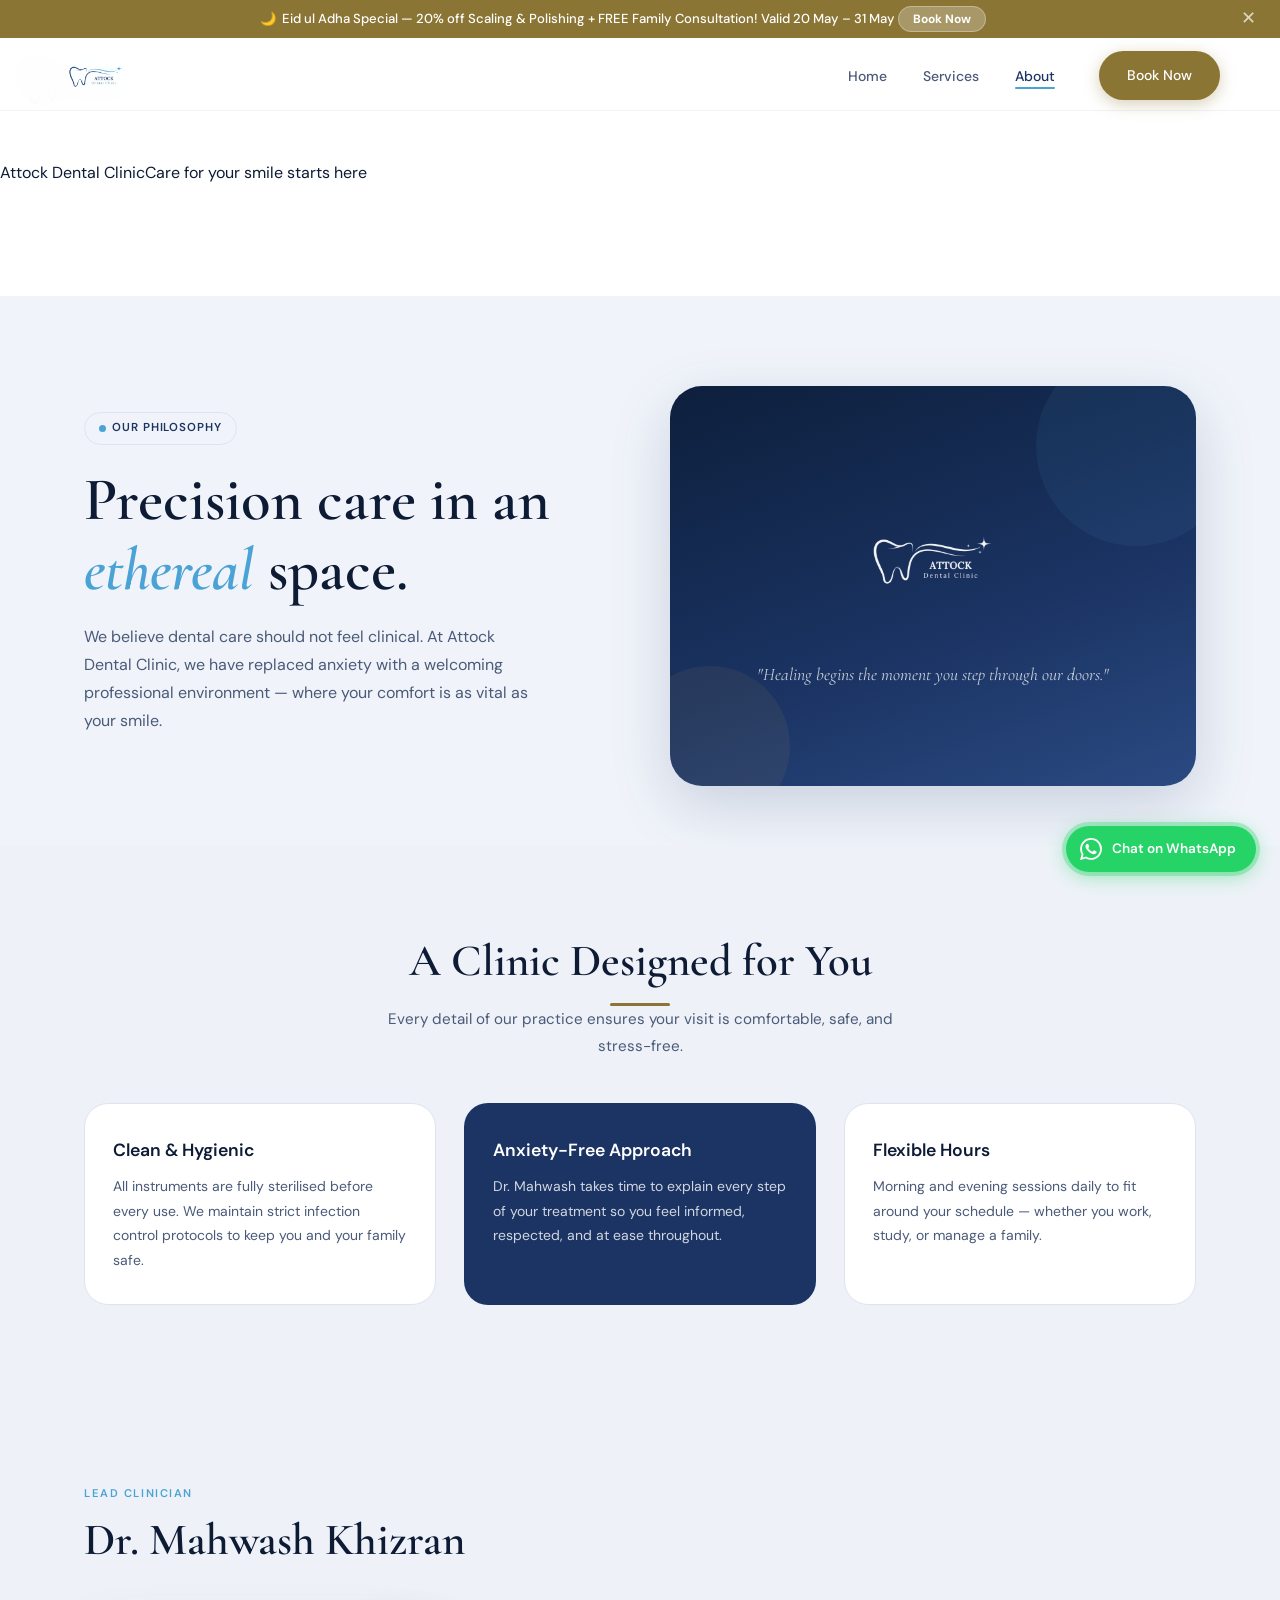
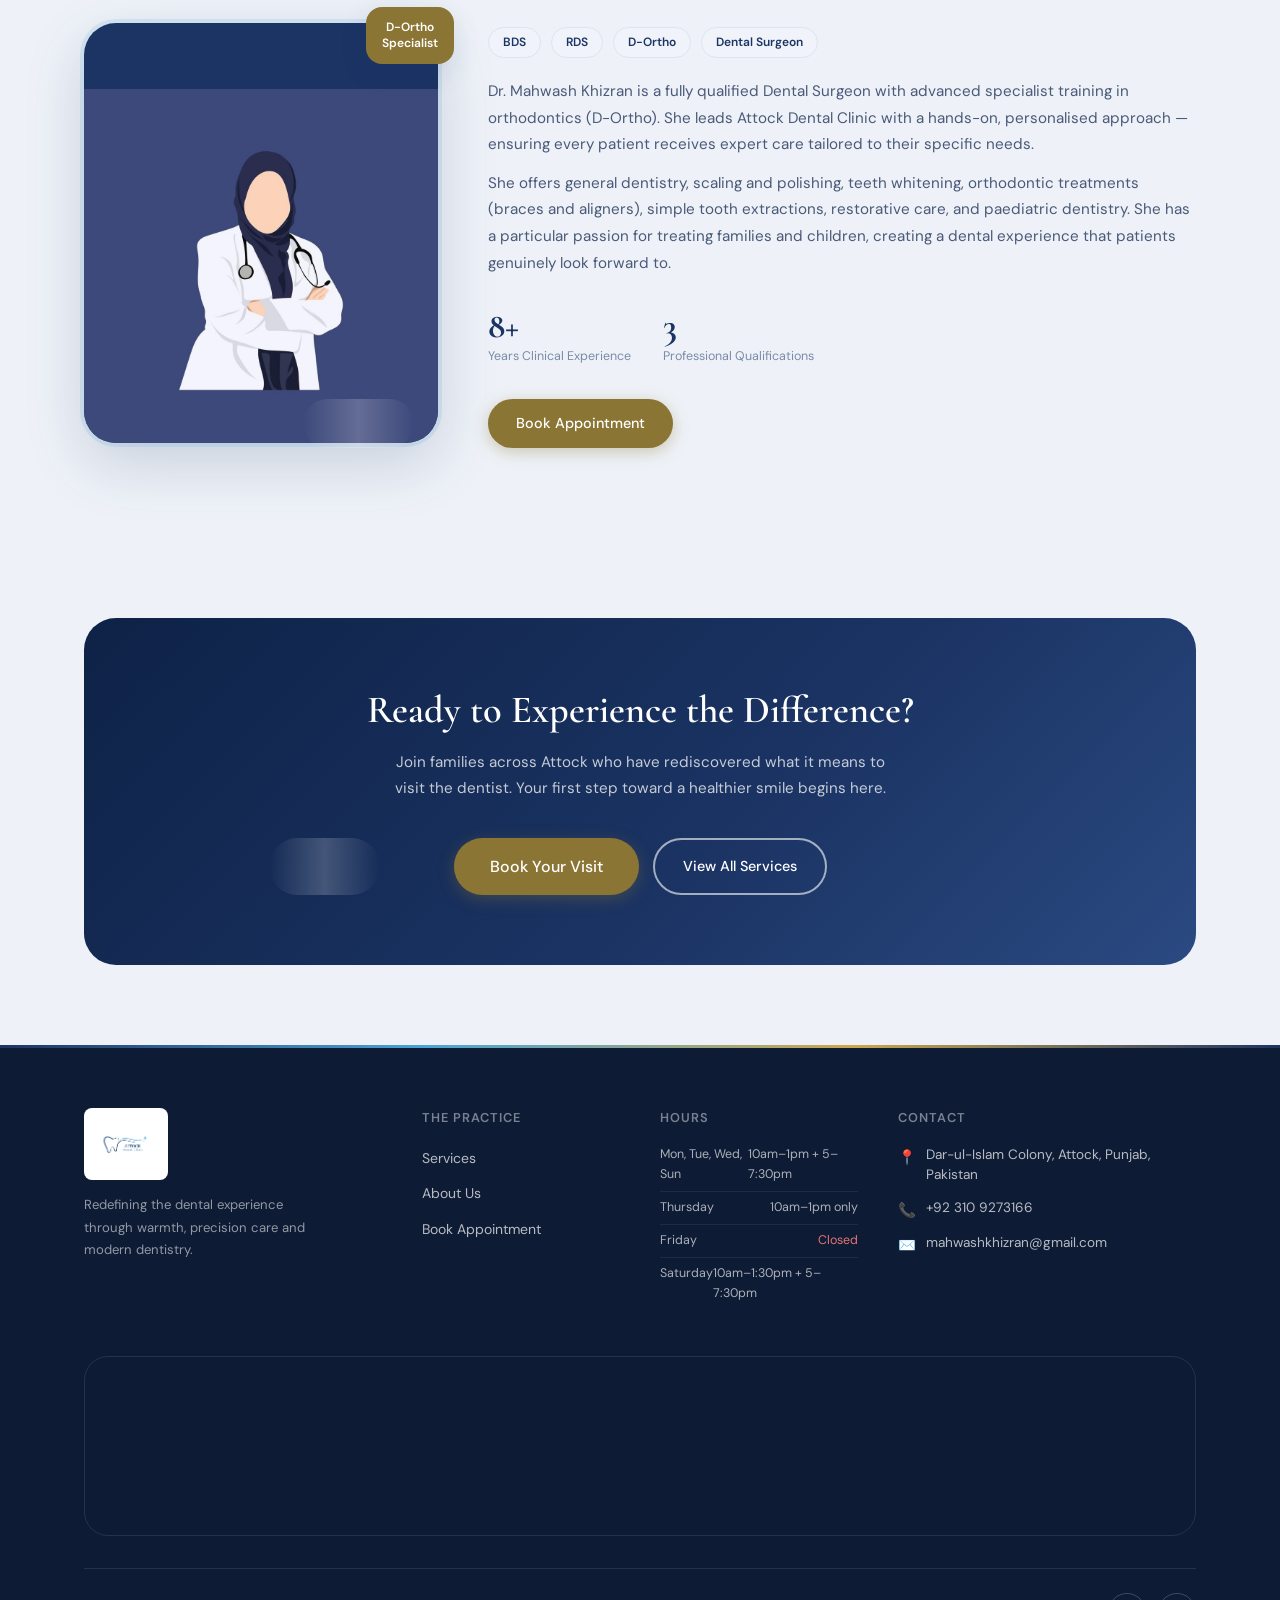
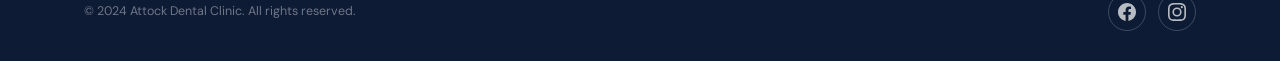
<file: about.html>
<!DOCTYPE html>
<html lang="en">
<head>
  <meta charset="UTF-8"/>
  <meta name="viewport" content="width=device-width, initial-scale=1.0"/>
  <title>About — Attock Dental Clinic</title>
  <meta name="description" content="About Attock Dental Clinic and Dr. Mahwash Khizran — BDS, RDS, D-Ortho Dental Surgeon based in Attock."/>
  <link rel="icon" type="image/png" href="logo.png"/>
  <link rel="stylesheet" href="style.css"/>
</head>
<body>
<div id="page-loader"><div class="loader-tooth-wrap" style="width:160px;height:auto;"><img src="logo.png" alt="Attock Dental Clinic" style="width:100%;height:auto;object-fit:contain;animation:logoPulse 1.8s ease-in-out infinite;" /></div><div class="loader-brand"><span class="loader-brand-name">Attock Dental Clinic</span><span class="loader-brand-sub">Care for your smile starts here</span></div><div class="loader-bar"><div class="loader-progress"></div></div></div>
<nav class="navbar">
  <div class="navbar-inner">
    <a href="index.html" class="navbar-logo"><img src="logo.png" alt="Attock Dental Clinic"/></a>
    <ul class="nav-links">
      <li><a href="index.html">Home</a></li>
      <li><a href="services.html">Services</a></li>
      <li><a href="about.html">About</a></li>
      <li><a href="book.html" class="btn btn-primary nav-cta" style="color:#fff!important;">Book Now</a></li>
    </ul>
    <button class="hamburger" aria-label="Menu"><span></span><span></span><span></span></button>
  </div>
</nav>
<div class="mobile-menu">
  <a href="index.html">Home</a>
  <a href="services.html">Services</a>
  <a href="about.html">About</a>
  <a href="book.html" class="btn btn-primary" style="color:#fff!important;">Book Appointment</a>
</div>

<div class="page-wrapper">

  <section class="hero-page" style="padding:90px 0 60px;">
    <div class="hero-page-bg"></div>
    <div class="container">
      <div class="grid-2" style="gap:60px; align-items:center; position:relative; z-index:1;">
        <div>
          <div class="badge"><span class="badge-dot"></span>Our Philosophy</div>
          <h1>Precision care in an <em class="italic-accent">ethereal</em> space.</h1>
          <p style="margin:18px 0 24px; font-size:1rem; max-width:460px;">We believe dental care should not feel clinical. At Attock Dental Clinic, we have replaced anxiety with a welcoming professional environment — where your comfort is as vital as your smile.</p>
        </div>
        <div>
          <div style="border-radius:var(--r-xl); height:400px; box-shadow:var(--shadow-lg); background:linear-gradient(160deg,#0D1F3C 0%,#1B3464 60%,#2B4A82 100%); display:flex; flex-direction:column; align-items:center; justify-content:center; gap:20px; position:relative; overflow:hidden;">
            <div style="position:absolute;top:-40px;right:-40px;width:200px;height:200px;border-radius:50%;background:rgba(75,163,213,0.08);"></div>
            <div style="position:absolute;bottom:-40px;left:-40px;width:160px;height:160px;border-radius:50%;background:rgba(201,168,76,0.08);"></div>
            <img src="logo.png" alt="Attock Dental Clinic" style="width:160px;height:auto;filter:brightness(0) invert(1);opacity:0.95;position:relative;z-index:1;" />
            <div style="text-align:center;position:relative;z-index:1;padding:0 24px;">
              <p style="font-family:'Cormorant Garamond',serif;font-size:1.1rem;font-style:italic;color:rgba(255,255,255,0.75);margin:0;">"Healing begins the moment you step through our doors."</p>
            </div>
          </div>
        </div>
      </div>
    </div>
  </section>

  <!-- COMFORT -->
  <section class="section" style="background:var(--bg-section);">
    <div class="container">
      <div class="section-header reveal">
        <h2>A Clinic Designed for You</h2>
        <div class="divider-line"></div>
        <p class="section-subtitle">Every detail of our practice ensures your visit is comfortable, safe, and stress-free.</p>
      </div>
      <div class="grid-3" style="margin-top:44px;">
        <div class="card reveal">
          <div class="card-title">Clean & Hygienic</div>
          <p style="font-size:0.875rem; color:var(--text-mid);">All instruments are fully sterilised before every use. We maintain strict infection control protocols to keep you and your family safe.</p>
        </div>
        <div class="card card-navy reveal" style="transition-delay:0.1s;">
          <div class="card-title">Anxiety-Free Approach</div>
          <p style="font-size:0.875rem; color:rgba(255,255,255,0.8);">Dr. Mahwash takes time to explain every step of your treatment so you feel informed, respected, and at ease throughout.</p>
        </div>
        <div class="card reveal" style="transition-delay:0.2s;">
          <div class="card-title">Flexible Hours</div>
          <p style="font-size:0.875rem; color:var(--text-mid);">Morning and evening sessions daily to fit around your schedule — whether you work, study, or manage a family.</p>
        </div>
      </div>
    </div>
  </section>

  <!-- DOCTOR -->
  <section class="section doctor-section">
    <div class="container">
      <div style="margin-bottom:8px;">
        <span class="section-label">Lead Clinician</span>
        <h2>Dr. Mahwash Khizran</h2>
      </div>
      <div class="doctor-grid">
        <div class="doctor-photo-wrap reveal">
          <div class="doctor-photo">
            <img src="profile.jpg" alt="Dr. Mahwash Khizran"/>
          </div>
          <div class="doctor-award-badge">D-Ortho<br/>Specialist</div>
        </div>
        <div class="reveal" style="transition-delay:0.15s;">
          <div class="doctor-degrees">
            <span class="degree-tag">BDS</span>
            <span class="degree-tag">RDS</span>
            <span class="degree-tag">D-Ortho</span>
            <span class="degree-tag">Dental Surgeon</span>
          </div>
          <p>Dr. Mahwash Khizran is a fully qualified Dental Surgeon with advanced specialist training in orthodontics (D-Ortho). She leads Attock Dental Clinic with a hands-on, personalised approach — ensuring every patient receives expert care tailored to their specific needs.</p>
          <p style="margin-top:12px;">She offers general dentistry, scaling and polishing, teeth whitening, orthodontic treatments (braces and aligners), simple tooth extractions, restorative care, and paediatric dentistry. She has a particular passion for treating families and children, creating a dental experience that patients genuinely look forward to.</p>
          <div class="doctor-stats" style="margin-top:32px;">
            <div class="stat-item"><div class="stat-num">8+</div><div class="stat-label">Years Clinical Experience</div></div>
            <div class="stat-item"><div class="stat-num">3</div><div class="stat-label">Professional Qualifications</div></div>
          </div>
          <div style="margin-top:32px;">
            <a href="book.html" class="btn btn-primary" style="color:#fff!important;">Book Appointment</a>
          </div>
        </div>
      </div>
    </div>
  </section>

  <!-- CTA -->
  <section class="cta-section">
    <div class="container">
      <div class="cta-banner reveal">
        <div class="cta-inner">
          <h2>Ready to Experience the Difference?</h2>
          <p>Join families across Attock who have rediscovered what it means to visit the dentist. Your first step toward a healthier smile begins here.</p>
          <div class="cta-btns">
            <a href="book.html" class="btn btn-primary btn-lg" style="color:#fff!important;">Book Your Visit</a>
            <a href="services.html" class="btn btn-outline-white" style="color:#fff!important;">View All Services</a>
          </div>
        </div>
      </div>
    </div>
  </section>

  <footer class="footer">
    <div class="container">
      <div class="footer-grid">
        <div class="footer-brand">
          <img src="logo.png" alt="Attock Dental Clinic"/>
          <p>Redefining the dental experience through warmth, precision care and modern dentistry.</p>
        </div>
        <div class="footer-col">
          <h5>The Practice</h5>
          <ul><li><a href="services.html">Services</a></li><li><a href="about.html">About Us</a></li><li><a href="book.html">Book Appointment</a></li></ul>
        </div>
        <div class="footer-col">
          <h5>Hours</h5>
          <div class="footer-hours-row"><span>Mon, Tue, Wed, Sun</span><span>10am–1pm + 5–7:30pm</span></div>
          <div class="footer-hours-row"><span>Thursday</span><span>10am–1pm only</span></div>
          <div class="footer-hours-row closed"><span>Friday</span><span>Closed</span></div>
          <div class="footer-hours-row"><span>Saturday</span><span>10am–1:30pm + 5–7:30pm</span></div>
        </div>
        <div class="footer-col">
          <h5>Contact</h5>
          <div class="footer-contact-item"><span class="icon">📍</span><span>Dar-ul-Islam Colony, Attock, Punjab, Pakistan</span></div>
          <div class="footer-contact-item"><span class="icon">📞</span><span><a href="tel:+923109273166" style="color:inherit;">+92 310 9273166</a></span></div>
          <div class="footer-contact-item"><span class="icon">✉️</span><span><a href="mailto:mahwashkhizran@gmail.com" style="color:inherit;">mahwashkhizran@gmail.com</a></span></div>
        </div>
      </div>
      <div class="footer-map"><iframe src="https://maps.google.com/maps?q=Attock+Dental+Clinic+Dar-ul-Islam+Colony+Attock+Pakistan&t=&z=15&ie=UTF8&iwloc=&output=embed" loading="lazy" allowfullscreen title="Attock Dental Clinic"></iframe></div>
      <div class="footer-bottom">
        <span class="footer-copyright">© 2024 Attock Dental Clinic. All rights reserved.</span>
        <div class="footer-social">
          <a href="#" aria-label="Facebook"><svg viewBox="0 0 24 24"><path d="M24 12.073c0-6.627-5.373-12-12-12s-12 5.373-12 12c0 5.99 4.388 10.954 10.125 11.854v-8.385H7.078v-3.47h3.047V9.43c0-3.007 1.792-4.669 4.533-4.669 1.312 0 2.686.235 2.686.235v2.953H15.83c-1.491 0-1.956.925-1.956 1.874v2.25h3.328l-.532 3.47h-2.796v8.385C19.612 23.027 24 18.062 24 12.073z"/></svg></a>
          <a href="#" aria-label="Instagram"><svg viewBox="0 0 24 24"><path d="M12 2.163c3.204 0 3.584.012 4.85.07 3.252.148 4.771 1.691 4.919 4.919.058 1.265.069 1.645.069 4.849 0 3.205-.012 3.584-.069 4.849-.149 3.225-1.664 4.771-4.919 4.919-1.266.058-1.644.07-4.85.07-3.204 0-3.584-.012-4.849-.07-3.26-.149-4.771-1.699-4.919-4.92-.058-1.265-.07-1.644-.07-4.849 0-3.204.013-3.583.07-4.849.149-3.227 1.664-4.771 4.919-4.919 1.266-.057 1.645-.069 4.849-.069zM12 0C8.741 0 8.333.014 7.053.072 2.695.272.273 2.69.073 7.052.014 8.333 0 8.741 0 12c0 3.259.014 3.668.072 4.948.2 4.358 2.618 6.78 6.98 6.98C8.333 23.986 8.741 24 12 24c3.259 0 3.668-.014 4.948-.072 4.354-.2 6.782-2.618 6.979-6.98.059-1.28.073-1.689.073-4.948 0-3.259-.014-3.667-.072-4.947-.196-4.354-2.617-6.78-6.979-6.98C15.668.014 15.259 0 12 0zm0 5.838a6.162 6.162 0 100 12.324 6.162 6.162 0 000-12.324zM12 16a4 4 0 110-8 4 4 0 010 8zm6.406-11.845a1.44 1.44 0 100 2.881 1.44 1.44 0 000-2.881z"/></svg></a>
        </div>
      </div>
    </div>
  </footer>
</div>

<div class="floating-buttons">
  <a href="https://wa.me/923109273166?text=Hello%2C%20I%20would%20like%20to%20book%20an%20appointment." target="_blank" rel="noopener" class="whatsapp-btn">
    <svg viewBox="0 0 24 24"><path d="M17.472 14.382c-.297-.149-1.758-.867-2.03-.967-.273-.099-.471-.148-.67.15-.197.297-.767.966-.94 1.164-.173.199-.347.223-.644.075-.297-.15-1.255-.463-2.39-1.475-.883-.788-1.48-1.761-1.653-2.059-.173-.297-.018-.458.13-.606.134-.133.298-.347.446-.52.149-.174.198-.298.298-.497.099-.198.05-.371-.025-.52-.075-.149-.669-1.612-.916-2.207-.242-.579-.487-.5-.669-.51-.173-.008-.371-.01-.57-.01-.198 0-.52.074-.792.372-.272.297-1.04 1.016-1.04 2.479 0 1.462 1.065 2.875 1.213 3.074.149.198 2.096 3.2 5.077 4.487.709.306 1.262.489 1.694.625.712.227 1.36.195 1.871.118.571-.085 1.758-.719 2.006-1.413.248-.694.248-1.289.173-1.413-.074-.124-.272-.198-.57-.347m-5.421 7.403h-.004a9.87 9.87 0 01-5.031-1.378l-.361-.214-3.741.982.998-3.648-.235-.374a9.86 9.86 0 01-1.51-5.26c.001-5.45 4.436-9.884 9.888-9.884 2.64 0 5.122 1.03 6.988 2.898a9.825 9.825 0 012.893 6.994c-.003 5.45-4.437 9.884-9.885 9.884m8.413-18.297A11.815 11.815 0 0012.05 0C5.495 0 .16 5.335.157 11.892c0 2.096.547 4.142 1.588 5.945L.057 24l6.305-1.654a11.882 11.882 0 005.683 1.448h.005c6.554 0 11.89-5.335 11.893-11.893a11.821 11.821 0 00-3.48-8.413z"/></svg>
    <span class="whatsapp-label">Chat on WhatsApp</span>
  </a>
</div>

<script src="loader.js"></script>
<script src="content.js"></script>
<script src="dynamic.js"></script>
<script src="main.js"></script>
</body>
</html>
</file>
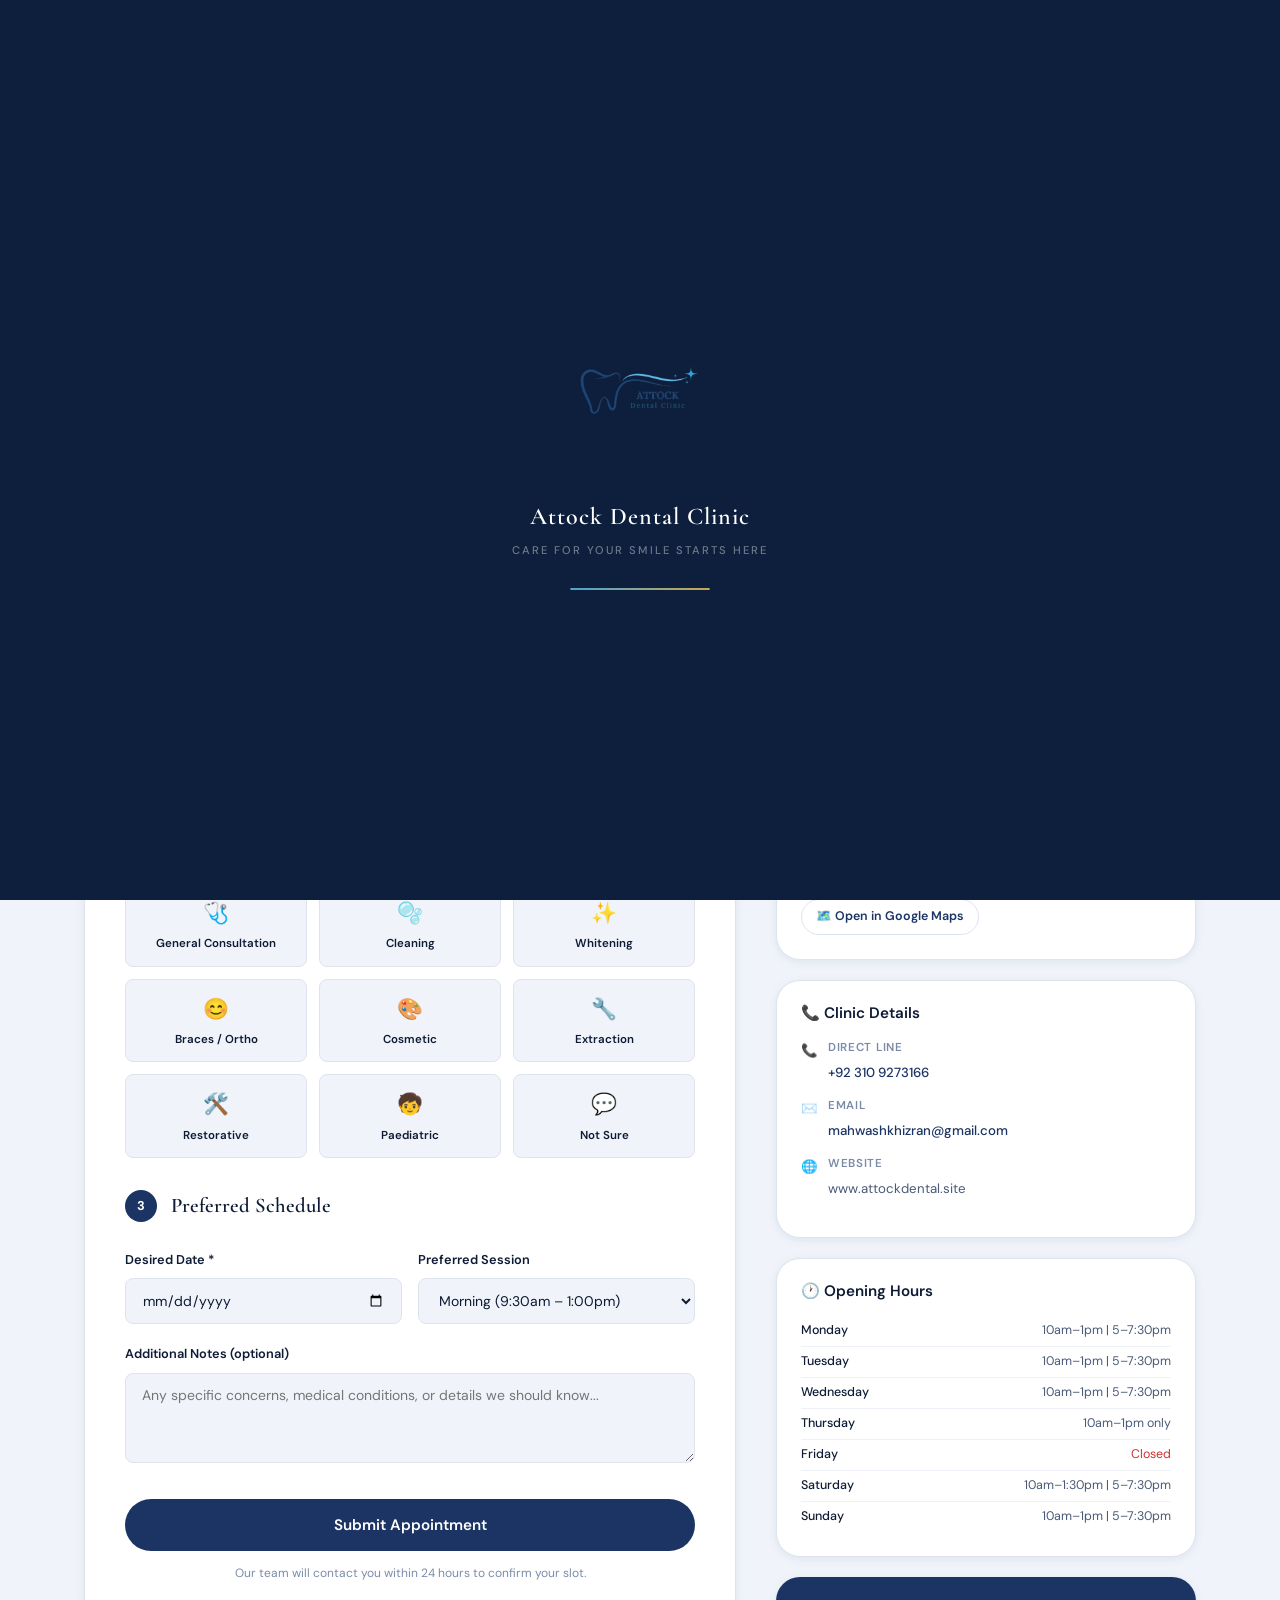
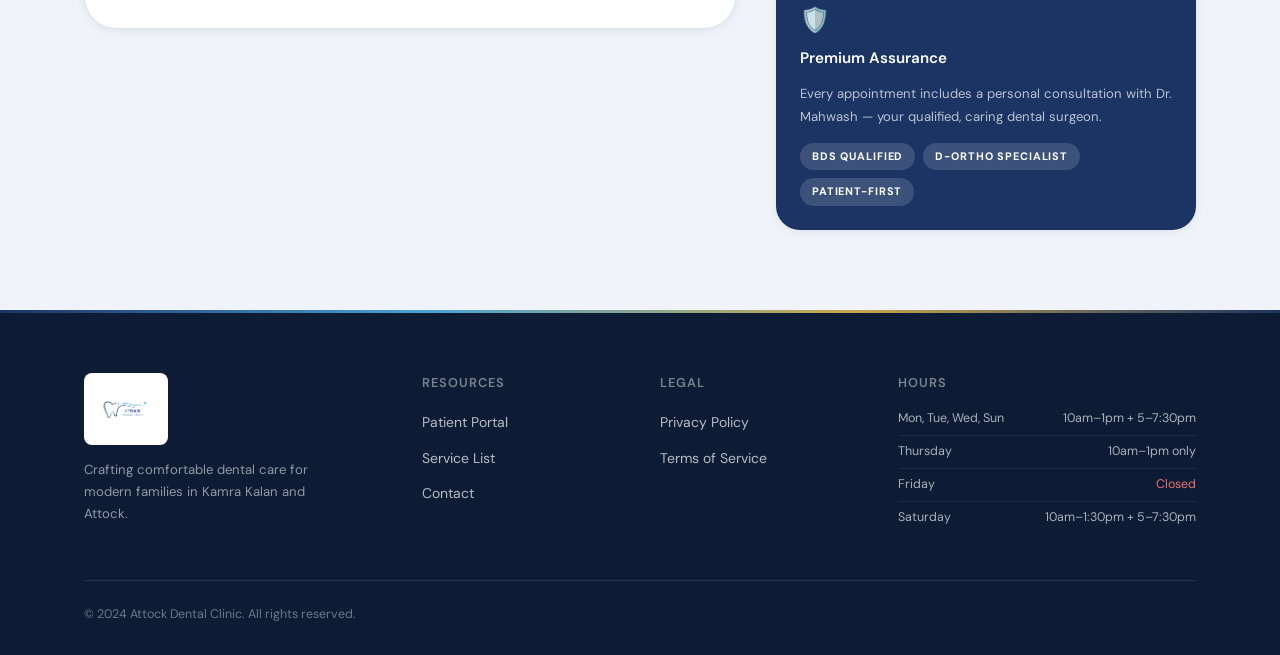
<file: book.html>
<!DOCTYPE html>
<html lang="en">
<head>
  <meta charset="UTF-8" />
  <meta name="viewport" content="width=device-width, initial-scale=1.0" />
  <title>Book Appointment — Attock Dental Clinic</title>
  <meta name="description" content="Book your appointment at Attock Dental Clinic in Kamra Kalan. Fast, easy online booking — we'll confirm your slot within 24 hours." />
  <link rel="icon" type="image/png" href="logo.png" />
  <link rel="stylesheet" href="style.css" />
  <link rel="stylesheet" href="loader.css" />
</head>
<body>
<div id="page-loader"><div class="loader-tooth-wrap" style="width:160px;height:auto;"><img src="logo.png" alt="Attock Dental Clinic" style="width:100%;height:auto;object-fit:contain;animation:logoPulse 1.8s ease-in-out infinite;" /></div><div class="loader-brand"><span class="loader-brand-name">Attock Dental Clinic</span><span class="loader-brand-sub">Care for your smile starts here</span></div><div class="loader-bar"><div class="loader-progress"></div></div></div>

  <!-- NAVBAR -->
  <nav class="navbar">
    <div class="navbar-inner">
      <a href="index.html" class="navbar-logo">
        <img src="logo.png" alt="Attock Dental Clinic" />
      </a>
      <ul class="nav-links">
        <li><a href="index.html">Home</a></li>
        <li><a href="services.html">Services</a></li>
        <li><a href="about.html">About</a></li>
        <li><a href="book.html" class="btn btn-primary nav-cta">Book Now</a></li>
      </ul>
      <button class="hamburger" aria-label="Toggle menu"><span></span><span></span><span></span></button>
    </div>
  </nav>
  <div class="mobile-menu">
    <a href="index.html">Home</a>
    <a href="services.html">Services</a>
    <a href="about.html">About</a>
    <a href="book.html" class="btn btn-primary">Book Appointment</a>
  </div>

  <div class="page-wrapper">

    <!-- PAGE HEADER -->
    <section style="background:var(--bg-light); padding:60px 0 40px; text-align:center; border-bottom:1px solid var(--border);">
      <div class="container">
        <div class="badge" style="margin:0 auto 20px;"><span class="badge-dot"></span> Reservation Portal</div>
        <h1 style="font-size:clamp(2rem,4vw,3rem); max-width:640px; margin:0 auto 14px;">Your Journey to a Radiant Smile Starts Here</h1>
        <p style="max-width:520px; margin:0 auto; font-size:0.95rem;">Complete the form below to request your dedicated appointment slot at Attock Dental Clinic. We'll confirm within 24 hours.</p>
      </div>
    </section>

    <!-- BOOKING FORM -->
    <section class="booking-section">
      <div class="container">
        <div class="booking-grid">

          <!-- FORM -->
          <div class="booking-form-wrap">
            <!--
              FORMSPREE SETUP:
              1. Go to https://formspree.io and create a FREE account.
              2. Create a new form — it will give you a URL like: https://formspree.io/f/xabc1234
              3. Replace "YOUR_FORMSPREE_ID" below with your actual form ID.
              4. That's it — submissions will be emailed to mahwashkhizran@gmail.com
            -->
            <form id="booking-form" action="https://formspree.io/f/YOUR_FORMSPREE_ID" method="POST">

              <!-- Offer Banner — shown when patient arrives from an offer card -->
              <div id="offer-banner" style="display:none; background:linear-gradient(135deg,#1e3a1e,#2E7D32); border-radius:12px; padding:18px 20px; margin-bottom:28px; position:relative; overflow:hidden;">
                <div style="position:absolute;top:-20px;right:-20px;font-size:5rem;opacity:0.08;">🎉</div>
                <div style="display:flex;align-items:flex-start;gap:14px;position:relative;">
                  <span style="font-size:1.8rem;flex-shrink:0;">🏷️</span>
                  <div>
                    <p style="color:#81C784;font-size:0.7rem;font-weight:800;letter-spacing:0.1em;text-transform:uppercase;margin:0 0 4px;">Offer Applied</p>
                    <p id="offer-banner-title" style="color:white;font-weight:700;font-size:1rem;margin:0 0 4px;"></p>
                    <p id="offer-banner-saving" style="color:#A5D6A7;font-size:0.82rem;margin:0;"></p>
                  </div>
                  <button type="button" id="offer-remove" title="Remove offer" style="margin-left:auto;background:rgba(255,255,255,0.15);border:none;color:white;width:26px;height:26px;border-radius:50%;font-size:0.8rem;cursor:pointer;flex-shrink:0;">✕</button>
                </div>
              </div>

              <!-- Hidden fields -->
              <input type="hidden" name="_subject" id="form-subject" value="New Appointment Request — Attock Dental Clinic" />
              <input type="hidden" name="_replyto" id="reply-to" value="" />
              <input type="hidden" id="selected-service" name="service" value="" />
              <input type="hidden" id="applied-offer" name="applied_offer" value="" />
              <input type="hidden" id="offer-discount" name="offer_discount" value="" />
              <input type="hidden" id="offer-price" name="offer_price" value="" />

              <!-- Step 1 -->
              <div class="form-step">
                <div class="step-num">1</div>
                <h3 class="step-title">Patient Information</h3>
              </div>
              <div class="form-row">
                <div class="form-group">
                  <label for="name">Full Name *</label>
                  <input type="text" id="name" name="name" placeholder="e.g. Ayesha Mahmood" required />
                </div>
                <div class="form-group">
                  <label for="email">Email Address *</label>
                  <input type="email" id="email" name="email" placeholder="you@example.com" required oninput="document.getElementById('reply-to').value=this.value" />
                </div>
              </div>
              <div class="form-group">
                <label for="phone">Phone Number *</label>
                <input type="tel" id="phone" name="phone" placeholder="+92 300 0000000" required />
              </div>

              <!-- Step 2 -->
              <div class="form-step" style="margin-top:32px;">
                <div class="step-num">2</div>
                <h3 class="step-title">Select Treatment</h3>
              </div>
              <div class="service-selector">
                <div class="service-option" data-service="General Consultation">
                  <div class="svc-icon">🩺</div>
                  <span class="svc-name">General Consultation</span>
                </div>
                <div class="service-option" data-service="Routine Cleaning">
                  <div class="svc-icon">🫧</div>
                  <span class="svc-name">Cleaning</span>
                </div>
                <div class="service-option" data-service="Teeth Whitening">
                  <div class="svc-icon">✨</div>
                  <span class="svc-name">Whitening</span>
                </div>
                <div class="service-option" data-service="Braces & Orthodontics">
                  <div class="svc-icon">😊</div>
                  <span class="svc-name">Braces / Ortho</span>
                </div>
                <div class="service-option" data-service="Cosmetic Dentistry">
                  <div class="svc-icon">🎨</div>
                  <span class="svc-name">Cosmetic</span>
                </div>
                <div class="service-option" data-service="Tooth Extraction">
                  <div class="svc-icon">🔧</div>
                  <span class="svc-name">Extraction</span>
                </div>
                <div class="service-option" data-service="Restorative Care">
                  <div class="svc-icon">🛠️</div>
                  <span class="svc-name">Restorative</span>
                </div>
                <div class="service-option" data-service="Paediatric Dentistry">
                  <div class="svc-icon">🧒</div>
                  <span class="svc-name">Paediatric</span>
                </div>
                <div class="service-option" data-service="Not sure yet">
                  <div class="svc-icon">💬</div>
                  <span class="svc-name">Not Sure</span>
                </div>
              </div>

              <!-- Step 3 -->
              <div class="form-step" style="margin-top:32px;">
                <div class="step-num">3</div>
                <h3 class="step-title">Preferred Schedule</h3>
              </div>
              <div class="form-row">
                <div class="form-group">
                  <label for="date">Desired Date *</label>
                  <input type="date" id="date" name="date" required />
                </div>
                <div class="form-group">
                  <label for="time">Preferred Session</label>
                  <select id="time" name="time">
                    <option value="Morning (9:30am – 1:00pm)">Morning (9:30am – 1:00pm)</option>
                    <option value="Evening (5:30pm – 7:30pm)">Evening (5:30pm – 7:30pm)</option>
                    <option value="No preference">No Preference</option>
                  </select>
                </div>
              </div>
              <div class="form-group">
                <label for="notes">Additional Notes (optional)</label>
                <textarea id="notes" name="notes" placeholder="Any specific concerns, medical conditions, or details we should know..."></textarea>
              </div>

              <button type="submit" class="submit-btn">
                Submit Appointment
              </button>
              <p class="form-note">Our team will contact you within 24 hours to confirm your slot.</p>
            </form>

            <!-- Success Message -->
            <div id="form-success" class="form-success">
              <div class="success-icon">✅</div>
              <h3>Request Submitted!</h3>
              <p>Thank you! Dr. Mahwash's team will confirm your appointment within 24 hours. Please check your email or phone for a response.</p>
              <a href="index.html" class="btn btn-navy" style="margin-top:24px; display:inline-flex;">Back to Home</a>
              <div style="margin-top:28px; padding-top:28px; border-top:1px solid var(--border);">
                <p style="font-size:0.82rem; color:var(--text-light); margin-bottom:14px;">While you wait — had a good experience before? Share it with others 👇</p>
                <a href="https://share.google/hql9JYlj38oELNrdT" target="_blank" rel="noopener"
                  style="display:inline-flex; align-items:center; gap:10px; background:#fff; border:2px solid var(--border); color:var(--text-primary); font-weight:600; font-size:0.85rem; padding:11px 22px; border-radius:var(--r-full); transition:all 0.3s ease; box-shadow:0 2px 8px rgba(0,0,0,0.08);"
                  onmouseover="this.style.borderColor='#4285F4';this.style.boxShadow='0 4px 16px rgba(66,133,244,0.2)'"
                  onmouseout="this.style.borderColor='var(--border)';this.style.boxShadow='0 2px 8px rgba(0,0,0,0.08)'">
                  <svg width="16" height="16" viewBox="0 0 24 24" fill="none" xmlns="http://www.w3.org/2000/svg">
                    <path d="M22.56 12.25c0-.78-.07-1.53-.2-2.25H12v4.26h5.92c-.26 1.37-1.04 2.53-2.21 3.31v2.77h3.57c2.08-1.92 3.28-4.74 3.28-8.09z" fill="#4285F4"/>
                    <path d="M12 23c2.97 0 5.46-.98 7.28-2.66l-3.57-2.77c-.98.66-2.23 1.06-3.71 1.06-2.86 0-5.29-1.93-6.16-4.53H2.18v2.84C3.99 20.53 7.7 23 12 23z" fill="#34A853"/>
                    <path d="M5.84 14.09c-.22-.66-.35-1.36-.35-2.09s.13-1.43.35-2.09V7.07H2.18C1.43 8.55 1 10.22 1 12s.43 3.45 1.18 4.93l2.85-2.22.81-.62z" fill="#FBBC05"/>
                    <path d="M12 5.38c1.62 0 3.06.56 4.21 1.64l3.15-3.15C17.45 2.09 14.97 1 12 1 7.7 1 3.99 3.47 2.18 7.07l3.66 2.84c.87-2.6 3.3-4.53 6.16-4.53z" fill="#EA4335"/>
                  </svg>
                  Leave a Google Review
                </a>
              </div>
            </div>
          </div>

          <!-- SIDEBAR -->
          <div class="booking-sidebar">

            <!-- Map -->
            <div class="sidebar-card">
              <h4>📍 Find Us</h4>
              <div class="map-container" style="height:240px;">
                <iframe
                  src="https://maps.google.com/maps?q=Attock+Dental+Clinic+Dar-ul-Islam+Colony+Attock+Pakistan&t=&z=15&ie=UTF8&iwloc=&output=embed"
                  loading="lazy"
                  allowfullscreen
                  referrerpolicy="no-referrer-when-downgrade"
                  title="Attock Dental Clinic Location"
                  style="width:100%;height:100%;border:none;border-radius:8px;">
                </iframe>
              </div>
              <div style="margin-top:14px;">
                <div class="contact-detail">
                  <span class="cd-icon">📍</span>
                  <div>
                    <strong>Address</strong>
                    <span>Dar-ul-Islam Colony, Attock, Punjab, Pakistan</span>
                  </div>
                </div>
                <a href="https://share.google/hql9JYlj38oELNrdT" target="_blank" rel="noopener" style="display:inline-flex;align-items:center;gap:6px;font-size:0.78rem;font-weight:600;color:var(--navy);margin-top:8px;padding:7px 14px;border:1px solid var(--border);border-radius:var(--r-full);transition:var(--transition);" onmouseover="this.style.background='var(--navy)';this.style.color='white'" onmouseout="this.style.background='transparent';this.style.color='var(--navy)'">
                  🗺️ Open in Google Maps
                </a>
              </div>
            </div>

            <!-- Contact -->
            <div class="sidebar-card">
              <h4>📞 Clinic Details</h4>
              <div class="contact-detail">
                <span class="cd-icon">📞</span>
                <div>
                  <strong>Direct Line</strong>
                  <span><a href="tel:+923109273166" style="color:var(--navy); font-weight:500;">+92 310 9273166</a></span>
                </div>
              </div>
              <div class="contact-detail">
                <span class="cd-icon">✉️</span>
                <div>
                  <strong>Email</strong>
                  <span><a href="mailto:mahwashkhizran@gmail.com" style="color:var(--navy); font-weight:500;">mahwashkhizran@gmail.com</a></span>
                </div>
              </div>
              <div class="contact-detail">
                <span class="cd-icon">🌐</span>
                <div>
                  <strong>Website</strong>
                  <span>www.attockdental.site</span>
                </div>
              </div>
            </div>

            <!-- Opening Hours -->
            <div class="sidebar-card">
              <h4>🕐 Opening Hours</h4>
              <div class="hours-mini-row"><span>Monday</span><span>10am–1pm | 5–7:30pm</span></div>
              <div class="hours-mini-row"><span>Tuesday</span><span>10am–1pm | 5–7:30pm</span></div>
              <div class="hours-mini-row"><span>Wednesday</span><span>10am–1pm | 5–7:30pm</span></div>
              <div class="hours-mini-row"><span>Thursday</span><span>10am–1pm only</span></div>
              <div class="hours-mini-row closed"><span>Friday</span><span>Closed</span></div>
              <div class="hours-mini-row"><span>Saturday</span><span>10am–1:30pm | 5–7:30pm</span></div>
              <div class="hours-mini-row"><span>Sunday</span><span>10am–1pm | 5–7:30pm</span></div>
            </div>

            <!-- Assurance -->
            <div class="sidebar-card assurance-card">
              <div style="font-size:1.5rem; margin-bottom:10px;">🛡️</div>
              <h4>Premium Assurance</h4>
              <p>Every appointment includes a personal consultation with Dr. Mahwash — your qualified, caring dental surgeon.</p>
              <div class="assurance-tags">
                <span class="assurance-tag">BDS Qualified</span>
                <span class="assurance-tag">D-Ortho Specialist</span>
                <span class="assurance-tag">Patient-First</span>
              </div>
            </div>

          </div>
        </div>
      </div>
    </section>

    <!-- FOOTER -->
    <footer class="footer" style="margin-top:0;">
      <div class="container">
        <div class="footer-grid">
          <div class="footer-brand">
            <img src="logo.png" alt="Attock Dental Clinic" />
            <p>Crafting comfortable dental care for modern families in Kamra Kalan and Attock.</p>
          </div>
          <div class="footer-col">
            <h5>Resources</h5>
            <ul>
              <li><a href="book.html">Patient Portal</a></li>
              <li><a href="services.html">Service List</a></li>
              <li><a href="about.html">Contact</a></li>
            </ul>
          </div>
          <div class="footer-col">
            <h5>Legal</h5>
            <ul>
              <li><a href="#">Privacy Policy</a></li>
              <li><a href="#">Terms of Service</a></li>
            </ul>
          </div>
          <div class="footer-col">
            <h5>Hours</h5>
            <div class="footer-hours-row"><span>Mon, Tue, Wed, Sun</span><span>10am–1pm + 5–7:30pm</span></div>
            <div class="footer-hours-row"><span>Thursday</span><span>10am–1pm only</span></div>
            <div class="footer-hours-row closed"><span>Friday</span><span>Closed</span></div>
            <div class="footer-hours-row"><span>Saturday</span><span>10am–1:30pm + 5–7:30pm</span></div>
          </div>
        </div>
        <div class="footer-bottom">
          <span class="footer-copyright">© 2024 Attock Dental Clinic. All rights reserved.</span>
        </div>
      </div>
    </footer>

  </div>

  <script src="loader.js"></script>
<script src="content.js"></script>
  <script src="dynamic.js"></script>
  <script src="main.js"></script>
  <script>
    document.addEventListener('DOMContentLoaded', function() {

      // ---- Set min date to today ----
      var dateInput = document.getElementById('date');
      if (dateInput) {
        dateInput.min = new Date().toISOString().split('T')[0];
      }

      // ---- Read offer from URL params ----
      var params = new URLSearchParams(window.location.search);
      var offerName     = params.get('offer');
      var offerDiscount = params.get('discount');
      var offerPrice    = params.get('price');

      if (offerName) {
        // Show the green offer banner on the form
        var banner   = document.getElementById('offer-banner');
        var titleEl  = document.getElementById('offer-banner-title');
        var savingEl = document.getElementById('offer-banner-saving');

        if (banner && titleEl && savingEl) {
          titleEl.textContent  = offerName;
          savingEl.textContent = (offerDiscount ? offerDiscount : '') +
                                 (offerPrice ? '  —  Your price: ' + offerPrice : '');
          banner.style.display = 'block';
        }

        // Pre-fill hidden fields so they go in the email
        var appOffer    = document.getElementById('applied-offer');
        var appDiscount = document.getElementById('offer-discount');
        var appPrice    = document.getElementById('offer-price');
        var subjField   = document.getElementById('form-subject');

        if (appOffer)    appOffer.value    = offerName;
        if (appDiscount) appDiscount.value = offerDiscount || '';
        if (appPrice)    appPrice.value    = offerPrice    || '';

        // Update email subject so it stands out in your inbox
        if (subjField) {
          subjField.value = '🏷️ OFFER BOOKING: ' + offerName + ' — Attock Dental Clinic';
        }

        // Auto-select the matching service tile if possible
        var tiles = document.querySelectorAll('.service-option');
        tiles.forEach(function(tile) {
          var svcName = tile.dataset.service || '';
          // Fuzzy match — if offer name contains part of service name
          if (offerName.toLowerCase().indexOf(svcName.toLowerCase().split(' ')[0]) !== -1 ||
              svcName.toLowerCase().indexOf(offerName.toLowerCase().split(' ')[0]) !== -1) {
            tile.classList.add('selected');
            var hidden = document.getElementById('selected-service');
            if (hidden) hidden.value = svcName;
          }
        });

        // Remove offer banner if patient clicks ✕
        var removeBtn = document.getElementById('offer-remove');
        if (removeBtn) {
          removeBtn.addEventListener('click', function() {
            banner.style.opacity = '0';
            banner.style.transform = 'translateY(-8px)';
            banner.style.transition = 'all 0.3s ease';
            setTimeout(function(){ banner.style.display = 'none'; }, 300);
            if (appOffer)    appOffer.value    = '';
            if (appDiscount) appDiscount.value = '';
            if (appPrice)    appPrice.value    = '';
            if (subjField)   subjField.value   = 'New Appointment Request — Attock Dental Clinic';
          });
        }

        // Scroll page to the form smoothly
        var formWrap = document.querySelector('.booking-form-wrap');
        if (formWrap) {
          setTimeout(function() {
            formWrap.scrollIntoView({ behavior: 'smooth', block: 'start' });
          }, 400);
        }
      }
    });
  </script>
</body>
</html>
</file>
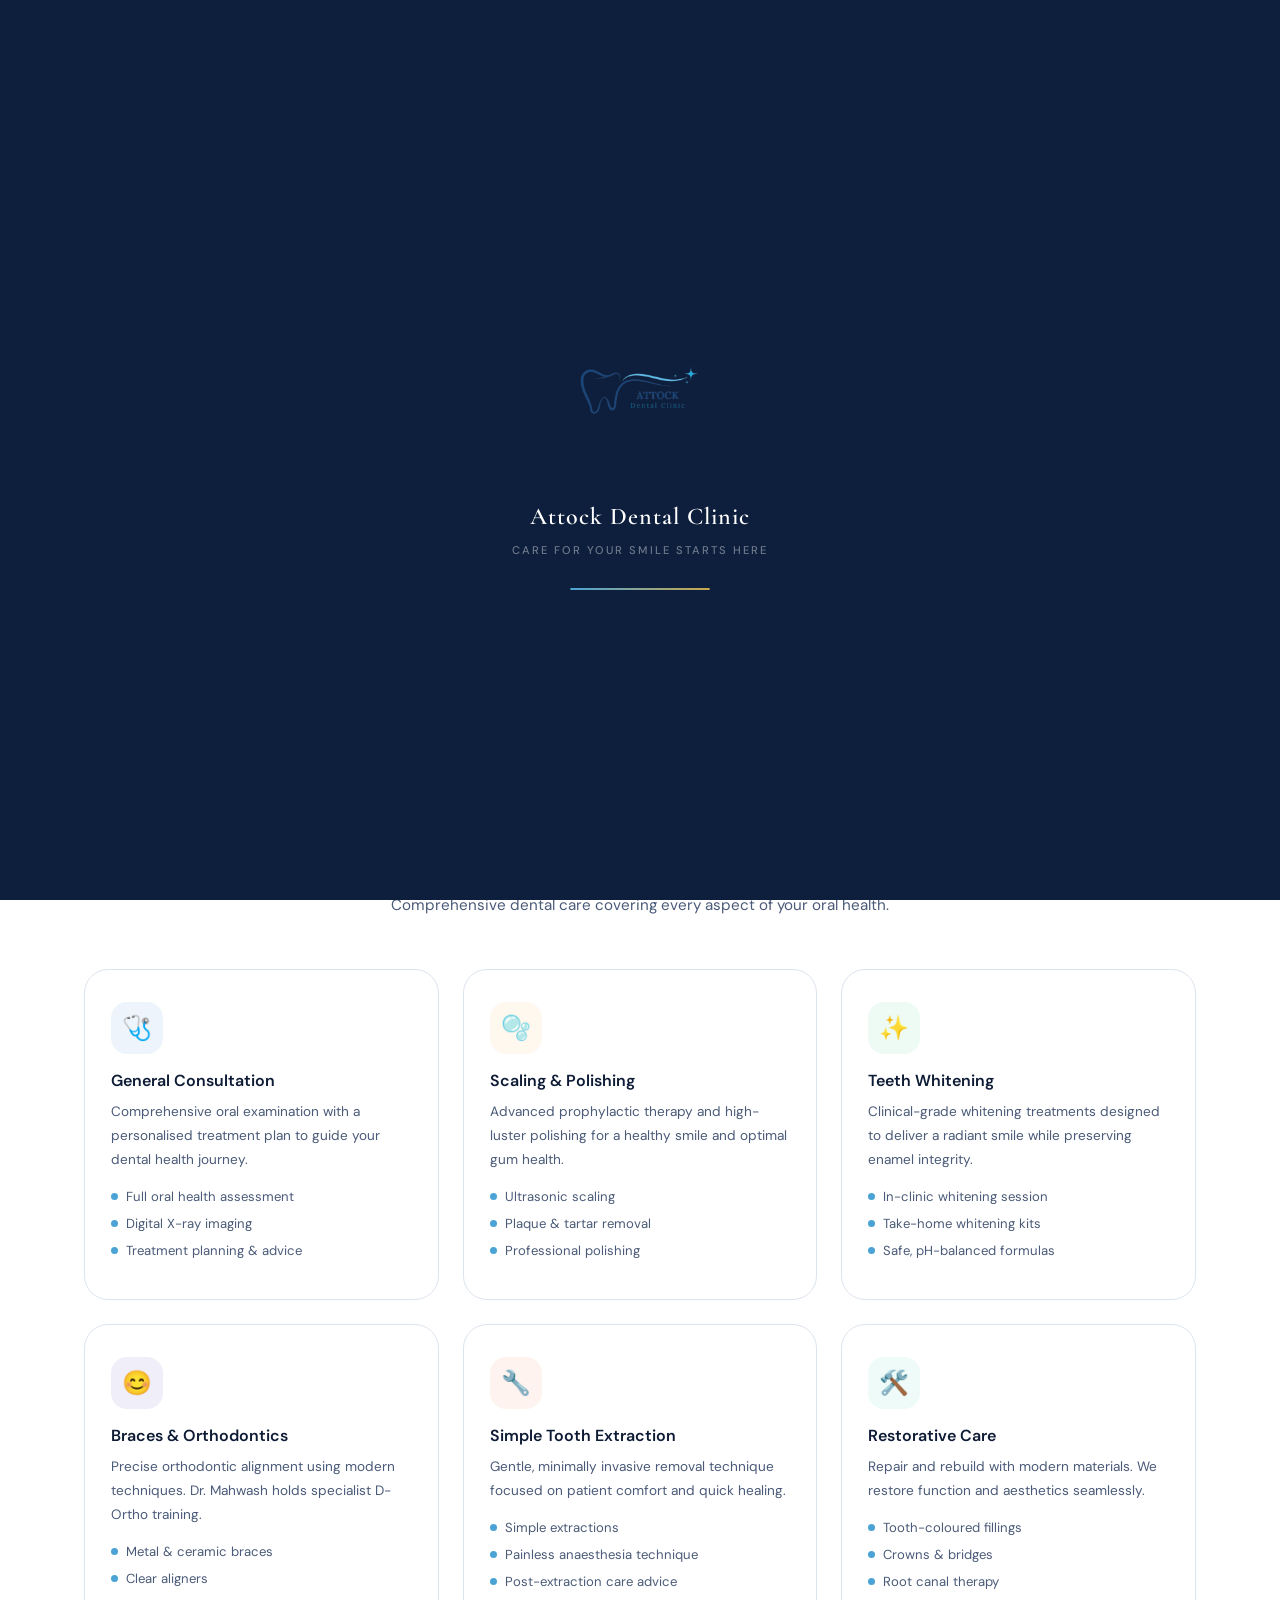
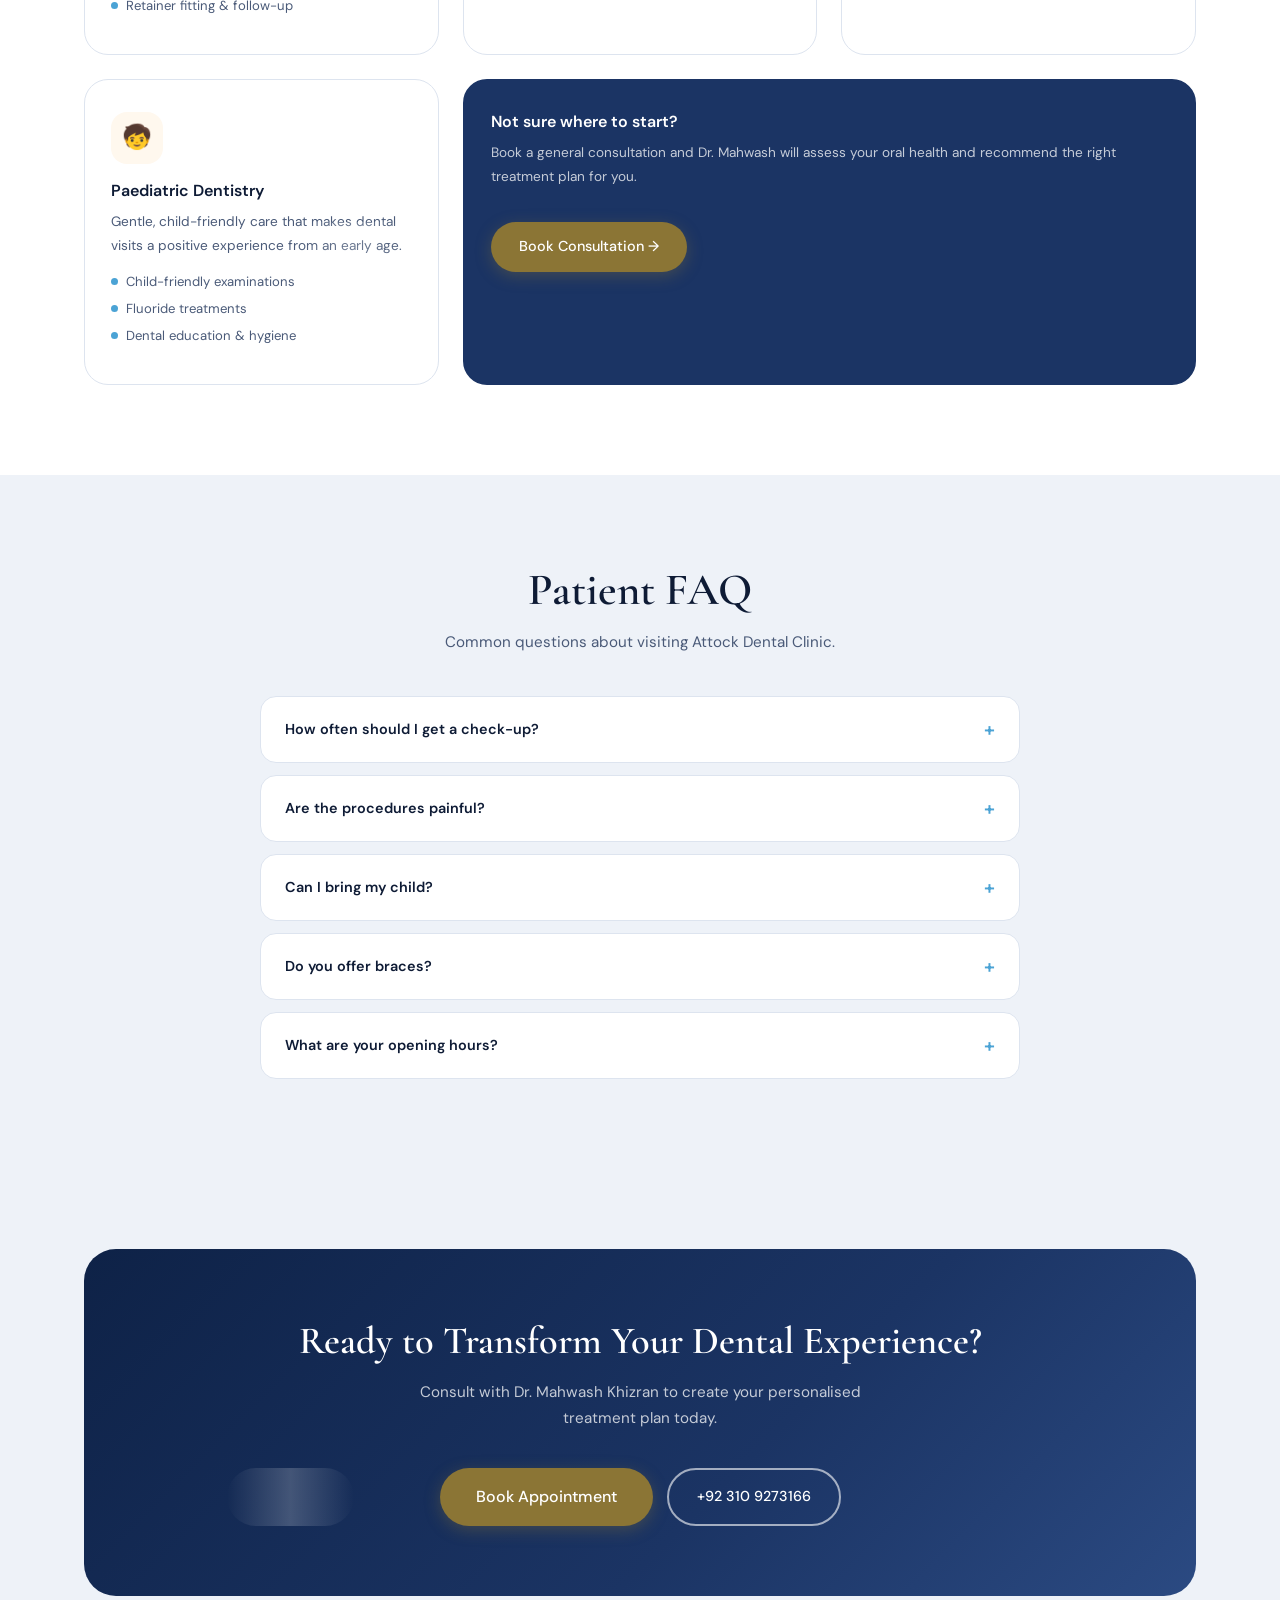
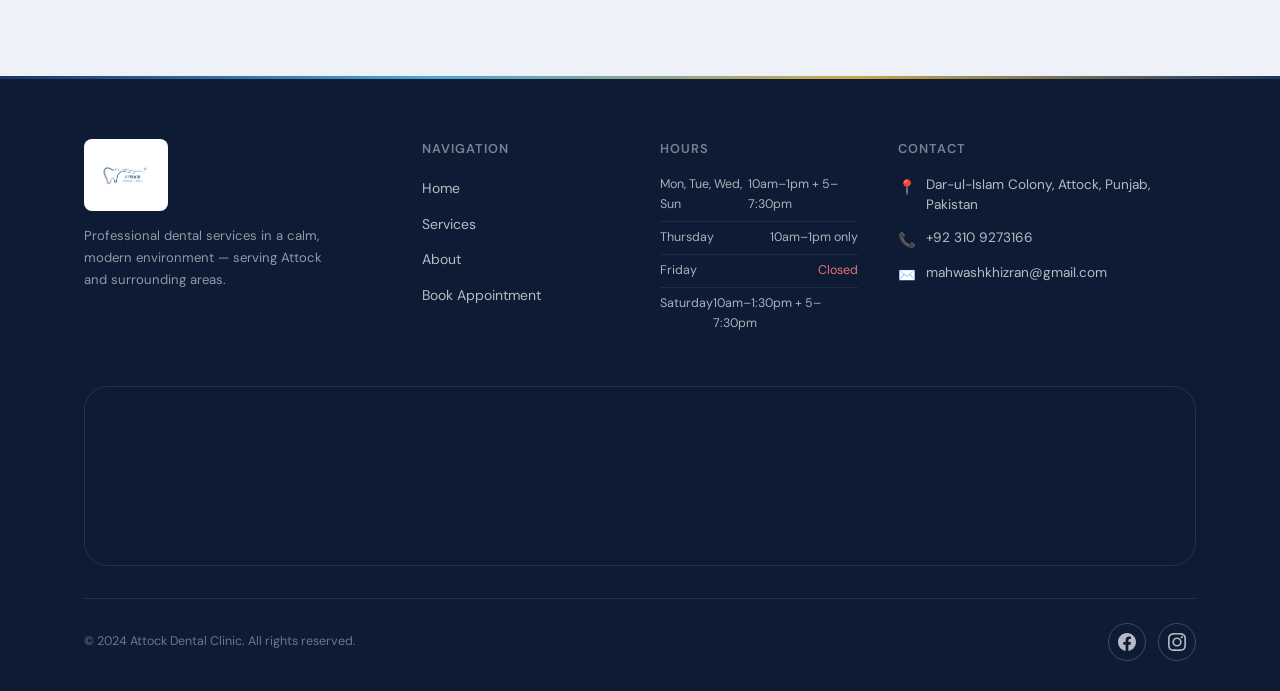
<file: services.html>
<!DOCTYPE html>
<html lang="en">
<head>
  <meta charset="UTF-8" />
  <meta name="viewport" content="width=device-width, initial-scale=1.0" />
  <title>Services — Attock Dental Clinic</title>
  <meta name="description" content="All dental services at Attock Dental Clinic — check-ups, cleaning, whitening, braces, extractions and paediatric care." />
  <link rel="icon" type="image/png" href="logo.png" />
  <link rel="stylesheet" href="style.css" />
  <link rel="stylesheet" href="loader.css" />
</head>
<body>
<div id="page-loader"><div class="loader-tooth-wrap" style="width:160px;height:auto;"><img src="logo.png" alt="Attock Dental Clinic" style="width:100%;height:auto;object-fit:contain;animation:logoPulse 1.8s ease-in-out infinite;" /></div><div class="loader-brand"><span class="loader-brand-name">Attock Dental Clinic</span><span class="loader-brand-sub">Care for your smile starts here</span></div><div class="loader-bar"><div class="loader-progress"></div></div></div>

<nav class="navbar">
  <div class="navbar-inner">
    <a href="index.html" class="navbar-logo"><img src="logo.png" alt="Attock Dental Clinic" /></a>
    <ul class="nav-links">
      <li><a href="index.html">Home</a></li>
      <li><a href="services.html">Services</a></li>
      <li><a href="about.html">About</a></li>
      <li><a href="book.html" class="btn btn-primary nav-cta" style="color:#fff!important;">Book Now</a></li>
    </ul>
    <button class="hamburger" aria-label="Menu"><span></span><span></span><span></span></button>
  </div>
</nav>
<div class="mobile-menu">
  <a href="index.html">Home</a>
  <a href="services.html">Services</a>
  <a href="about.html">About</a>
  <a href="book.html" class="btn btn-primary" style="color:#fff!important;">Book Appointment</a>
</div>

<div class="page-wrapper">

  <!-- HERO -->
  <section class="hero-page" style="padding:90px 0 60px;">
    <div class="hero-page-bg"></div>
    <div class="container">
      <div class="grid-2" style="gap:50px; align-items:center; position:relative; z-index:1;">
        <div>
          <div class="badge"><span class="badge-dot"></span>Premium Dental Care</div>
          <h1>Elevated Care for Your Smile</h1>
          <p style="max-width:460px; margin-top:16px; font-size:1rem;">Clinical precision meets compassionate care. Our treatments are designed for lasting health and natural beauty.</p>
          <div class="hero-btns" style="margin-top:28px;">
            <a href="book.html" class="btn btn-primary" style="color:#fff!important;">Book Appointment</a>
            <a href="#faq" class="btn btn-outline">Patient FAQ</a>
          </div>
        </div>
        <div style="display:flex; justify-content:center;">
          <div style="border-radius:var(--r-xl); height:360px; width:100%; max-width:420px; box-shadow:var(--shadow-lg); background:linear-gradient(135deg,#1B3464 0%,#2B4A82 50%,#4BA3D5 100%); display:flex; flex-direction:column; align-items:center; justify-content:center; gap:16px; position:relative; overflow:hidden;">
            <div style="position:absolute;inset:0;opacity:0.08;background:url('data:image/svg+xml,<svg xmlns=%22http://www.w3.org/2000/svg%22 width=%2260%22 height=%2260%22><circle cx=%2230%22 cy=%2230%22 r=%2220%22 fill=%22none%22 stroke=%22white%22 stroke-width=%221%22/></svg>') repeat;"></div>
            <img src="logo.png" alt="Attock Dental Clinic" style="width:140px;height:auto;object-fit:contain;filter:brightness(0) invert(1);opacity:0.9;" />
            <div style="text-align:center;color:white;">
              <p style="font-family:'Cormorant Garamond',serif;font-size:1.3rem;font-weight:600;color:white;margin:0;">Premium Dental Care</p>
              <p style="font-size:0.75rem;color:rgba(255,255,255,0.6);margin:4px 0 0;letter-spacing:0.1em;text-transform:uppercase;">Attock, Pakistan</p>
            </div>
            <div style="display:flex;gap:12px;margin-top:8px;">
              <div style="background:rgba(255,255,255,0.15);border-radius:8px;padding:10px 16px;text-align:center;">
                <div style="color:white;font-weight:700;font-size:1.1rem;">8+</div>
                <div style="color:rgba(255,255,255,0.6);font-size:0.65rem;text-transform:uppercase;letter-spacing:0.08em;">Years Exp.</div>
              </div>
              <div style="background:rgba(255,255,255,0.15);border-radius:8px;padding:10px 16px;text-align:center;">
                <div style="color:white;font-weight:700;font-size:1.1rem;">7</div>
                <div style="color:rgba(255,255,255,0.6);font-size:0.65rem;text-transform:uppercase;letter-spacing:0.08em;">Services</div>
              </div>
              <div style="background:rgba(255,255,255,0.15);border-radius:8px;padding:10px 16px;text-align:center;">
                <div style="color:#C9A84C;font-weight:700;font-size:1.1rem;">★★★★★</div>
                <div style="color:rgba(255,255,255,0.6);font-size:0.65rem;text-transform:uppercase;letter-spacing:0.08em;">Google</div>
              </div>
            </div>
          </div>
        </div>
      </div>
    </div>
  </section>

  <!-- NEWS TICKER -->
  <section id="news-ticker" class="updates-section"></section>

  <!-- SERVICES GRID -->
  <section class="section" id="services">
    <div class="container">
      <div class="section-header reveal">
        <h2>Our Specialties</h2>
        <div class="divider-line"></div>
        <p class="section-subtitle">Comprehensive dental care covering every aspect of your oral health.</p>
      </div>
      <div class="services-full-grid">
        <div class="service-card-full reveal">
          <div class="service-icon-wrap" style="background:#EEF4FB;">🩺</div>
          <h3>General Consultation</h3>
          <p>Comprehensive oral examination with a personalised treatment plan to guide your dental health journey.</p>
          <ul class="bullet-list"><li>Full oral health assessment</li><li>Digital X-ray imaging</li><li>Treatment planning & advice</li></ul>
        </div>
        <div class="service-card-full reveal" style="transition-delay:0.05s">
          <div class="service-icon-wrap" style="background:#FFF8EE;">🫧</div>
          <h3>Scaling & Polishing</h3>
          <p>Advanced prophylactic therapy and high-luster polishing for a healthy smile and optimal gum health.</p>
          <ul class="bullet-list"><li>Ultrasonic scaling</li><li>Plaque & tartar removal</li><li>Professional polishing</li></ul>
        </div>
        <div class="service-card-full reveal" style="transition-delay:0.1s">
          <div class="service-icon-wrap" style="background:#EEFAF4;">✨</div>
          <h3>Teeth Whitening</h3>
          <p>Clinical-grade whitening treatments designed to deliver a radiant smile while preserving enamel integrity.</p>
          <ul class="bullet-list"><li>In-clinic whitening session</li><li>Take-home whitening kits</li><li>Safe, pH-balanced formulas</li></ul>
        </div>
        <div class="service-card-full reveal" style="transition-delay:0.15s">
          <div class="service-icon-wrap" style="background:#F0EEF8;">😊</div>
          <h3>Braces & Orthodontics</h3>
          <p>Precise orthodontic alignment using modern techniques. Dr. Mahwash holds specialist D-Ortho training.</p>
          <ul class="bullet-list"><li>Metal & ceramic braces</li><li>Clear aligners</li><li>Retainer fitting & follow-up</li></ul>
        </div>
        <div class="service-card-full reveal" style="transition-delay:0.2s">
          <div class="service-icon-wrap" style="background:#FFF3F0;">🔧</div>
          <h3>Simple Tooth Extraction</h3>
          <p>Gentle, minimally invasive removal technique focused on patient comfort and quick healing.</p>
          <ul class="bullet-list"><li>Simple extractions</li><li>Painless anaesthesia technique</li><li>Post-extraction care advice</li></ul>
        </div>
        <div class="service-card-full reveal" style="transition-delay:0.25s">
          <div class="service-icon-wrap" style="background:#EEFBF8;">🛠️</div>
          <h3>Restorative Care</h3>
          <p>Repair and rebuild with modern materials. We restore function and aesthetics seamlessly.</p>
          <ul class="bullet-list"><li>Tooth-coloured fillings</li><li>Crowns & bridges</li><li>Root canal therapy</li></ul>
        </div>
        <div class="service-card-full reveal" style="transition-delay:0.3s">
          <div class="service-icon-wrap" style="background:#FFF8EE;">🧒</div>
          <h3>Paediatric Dentistry</h3>
          <p>Gentle, child-friendly care that makes dental visits a positive experience from an early age.</p>
          <ul class="bullet-list"><li>Child-friendly examinations</li><li>Fluoride treatments</li><li>Dental education & hygiene</li></ul>
        </div>
        <div class="service-card-full reveal" style="transition-delay:0.35s; border:2px solid var(--navy); background:var(--navy); grid-column: span 2;">
          <h3 style="color:white; font-family:'DM Sans',sans-serif;">Not sure where to start?</h3>
          <p style="color:rgba(255,255,255,0.75);">Book a general consultation and Dr. Mahwash will assess your oral health and recommend the right treatment plan for you.</p>
          <a href="book.html" class="btn btn-primary" style="margin-top:20px; display:inline-flex; color:#fff!important;">Book Consultation &rarr;</a>
        </div>
      </div>
    </div>
  </section>

  <!-- FAQ -->
  <section class="section faq-section" id="faq" style="background:var(--bg-section);">
    <div class="container">
      <div class="section-header reveal">
        <h2>Patient FAQ</h2>
        <p class="section-subtitle">Common questions about visiting Attock Dental Clinic.</p>
      </div>
      <div class="faq-list">
        <div class="faq-item reveal"><button class="faq-toggle">How often should I get a check-up? <span class="faq-icon">+</span></button><div class="faq-answer"><div class="faq-answer-inner">Every 6 months is recommended. This allows us to detect issues early and keep your teeth and gums healthy. Some patients may need more frequent visits depending on their condition.</div></div></div>
        <div class="faq-item reveal"><button class="faq-toggle">Are the procedures painful? <span class="faq-icon">+</span></button><div class="faq-answer"><div class="faq-answer-inner">We prioritise your comfort. Most procedures are performed with local anaesthetic and Dr. Mahwash uses gentle techniques to minimise any discomfort.</div></div></div>
        <div class="faq-item reveal"><button class="faq-toggle">Can I bring my child? <span class="faq-icon">+</span></button><div class="faq-answer"><div class="faq-answer-inner">Absolutely. Dr. Mahwash is experienced with children and creates a calm, friendly environment to make visits positive for young patients.</div></div></div>
        <div class="faq-item reveal"><button class="faq-toggle">Do you offer braces? <span class="faq-icon">+</span></button><div class="faq-answer"><div class="faq-answer-inner">Yes. Dr. Mahwash holds a D-Ortho specialist qualification and offers metal and ceramic braces as well as clear aligners.</div></div></div>
        <div class="faq-item reveal"><button class="faq-toggle">What are your opening hours? <span class="faq-icon">+</span></button><div class="faq-answer"><div class="faq-answer-inner">Monday, Tuesday, Wednesday and Sunday: 10am–1pm and 5–7:30pm. Thursday: 10am–1pm only. Saturday: 10am–1:30pm and 5–7:30pm. Friday is our rest day.</div></div></div>
      </div>
    </div>
  </section>

  <!-- CTA -->
  <section class="cta-section">
    <div class="container">
      <div class="cta-banner reveal">
        <div class="cta-inner">
          <h2>Ready to Transform Your Dental Experience?</h2>
          <p>Consult with Dr. Mahwash Khizran to create your personalised treatment plan today.</p>
          <div class="cta-btns">
            <a href="book.html" class="btn btn-primary btn-lg" style="color:#fff!important;">Book Appointment</a>
            <a href="tel:+923109273166" class="btn btn-outline-white" style="color:#fff!important;">+92 310 9273166</a>
          </div>
        </div>
      </div>
    </div>
  </section>

  <!-- FOOTER -->
  <footer class="footer">
    <div class="container">
      <div class="footer-grid">
        <div class="footer-brand">
          <img src="logo.png" alt="Attock Dental Clinic" />
          <p>Professional dental services in a calm, modern environment — serving Attock and surrounding areas.</p>
        </div>
        <div class="footer-col">
          <h5>Navigation</h5>
          <ul><li><a href="index.html">Home</a></li><li><a href="services.html">Services</a></li><li><a href="about.html">About</a></li><li><a href="book.html">Book Appointment</a></li></ul>
        </div>
        <div class="footer-col">
          <h5>Hours</h5>
          <div class="footer-hours-row"><span>Mon, Tue, Wed, Sun</span><span>10am–1pm + 5–7:30pm</span></div>
          <div class="footer-hours-row"><span>Thursday</span><span>10am–1pm only</span></div>
          <div class="footer-hours-row closed"><span>Friday</span><span>Closed</span></div>
          <div class="footer-hours-row"><span>Saturday</span><span>10am–1:30pm + 5–7:30pm</span></div>
        </div>
        <div class="footer-col">
          <h5>Contact</h5>
          <div class="footer-contact-item"><span class="icon">📍</span><span>Dar-ul-Islam Colony, Attock, Punjab, Pakistan</span></div>
          <div class="footer-contact-item"><span class="icon">📞</span><span><a href="tel:+923109273166" style="color:inherit;">+92 310 9273166</a></span></div>
          <div class="footer-contact-item"><span class="icon">✉️</span><span><a href="mailto:mahwashkhizran@gmail.com" style="color:inherit;">mahwashkhizran@gmail.com</a></span></div>
        </div>
      </div>
      <div class="footer-map"><iframe src="https://maps.google.com/maps?q=Attock+Dental+Clinic+Dar-ul-Islam+Colony+Attock+Pakistan&t=&z=15&ie=UTF8&iwloc=&output=embed" loading="lazy" allowfullscreen title="Attock Dental Clinic"></iframe></div>
      <div class="footer-bottom">
        <span class="footer-copyright">© 2024 Attock Dental Clinic. All rights reserved.</span>
        <div class="footer-social">
          <a href="#" aria-label="Facebook"><svg viewBox="0 0 24 24"><path d="M24 12.073c0-6.627-5.373-12-12-12s-12 5.373-12 12c0 5.99 4.388 10.954 10.125 11.854v-8.385H7.078v-3.47h3.047V9.43c0-3.007 1.792-4.669 4.533-4.669 1.312 0 2.686.235 2.686.235v2.953H15.83c-1.491 0-1.956.925-1.956 1.874v2.25h3.328l-.532 3.47h-2.796v8.385C19.612 23.027 24 18.062 24 12.073z"/></svg></a>
          <a href="#" aria-label="Instagram"><svg viewBox="0 0 24 24"><path d="M12 2.163c3.204 0 3.584.012 4.85.07 3.252.148 4.771 1.691 4.919 4.919.058 1.265.069 1.645.069 4.849 0 3.205-.012 3.584-.069 4.849-.149 3.225-1.664 4.771-4.919 4.919-1.266.058-1.644.07-4.85.07-3.204 0-3.584-.012-4.849-.07-3.26-.149-4.771-1.699-4.919-4.92-.058-1.265-.07-1.644-.07-4.849 0-3.204.013-3.583.07-4.849.149-3.227 1.664-4.771 4.919-4.919 1.266-.057 1.645-.069 4.849-.069zM12 0C8.741 0 8.333.014 7.053.072 2.695.272.273 2.69.073 7.052.014 8.333 0 8.741 0 12c0 3.259.014 3.668.072 4.948.2 4.358 2.618 6.78 6.98 6.98C8.333 23.986 8.741 24 12 24c3.259 0 3.668-.014 4.948-.072 4.354-.2 6.782-2.618 6.979-6.98.059-1.28.073-1.689.073-4.948 0-3.259-.014-3.667-.072-4.947-.196-4.354-2.617-6.78-6.979-6.98C15.668.014 15.259 0 12 0zm0 5.838a6.162 6.162 0 100 12.324 6.162 6.162 0 000-12.324zM12 16a4 4 0 110-8 4 4 0 010 8zm6.406-11.845a1.44 1.44 0 100 2.881 1.44 1.44 0 000-2.881z"/></svg></a>
        </div>
      </div>
    </div>
  </footer>
</div>

<div class="floating-buttons">
  <a href="https://wa.me/923109273166?text=Hello%2C%20I%20would%20like%20to%20enquire%20about%20your%20services." target="_blank" rel="noopener" class="whatsapp-btn">
    <svg viewBox="0 0 24 24"><path d="M17.472 14.382c-.297-.149-1.758-.867-2.03-.967-.273-.099-.471-.148-.67.15-.197.297-.767.966-.94 1.164-.173.199-.347.223-.644.075-.297-.15-1.255-.463-2.39-1.475-.883-.788-1.48-1.761-1.653-2.059-.173-.297-.018-.458.13-.606.134-.133.298-.347.446-.52.149-.174.198-.298.298-.497.099-.198.05-.371-.025-.52-.075-.149-.669-1.612-.916-2.207-.242-.579-.487-.5-.669-.51-.173-.008-.371-.01-.57-.01-.198 0-.52.074-.792.372-.272.297-1.04 1.016-1.04 2.479 0 1.462 1.065 2.875 1.213 3.074.149.198 2.096 3.2 5.077 4.487.709.306 1.262.489 1.694.625.712.227 1.36.195 1.871.118.571-.085 1.758-.719 2.006-1.413.248-.694.248-1.289.173-1.413-.074-.124-.272-.198-.57-.347m-5.421 7.403h-.004a9.87 9.87 0 01-5.031-1.378l-.361-.214-3.741.982.998-3.648-.235-.374a9.86 9.86 0 01-1.51-5.26c.001-5.45 4.436-9.884 9.888-9.884 2.64 0 5.122 1.03 6.988 2.898a9.825 9.825 0 012.893 6.994c-.003 5.45-4.437 9.884-9.885 9.884m8.413-18.297A11.815 11.815 0 0012.05 0C5.495 0 .16 5.335.157 11.892c0 2.096.547 4.142 1.588 5.945L.057 24l6.305-1.654a11.882 11.882 0 005.683 1.448h.005c6.554 0 11.89-5.335 11.893-11.893a11.821 11.821 0 00-3.48-8.413z"/></svg>
    <span class="whatsapp-label">Chat on WhatsApp</span>
  </a>
</div>

<script src="loader.js"></script>
<script src="content.js"></script>
<script src="dynamic.js"></script>
<script src="main.js"></script>
</body>
</html>
</file>
<file: style.css>
@import url('https://fonts.googleapis.com/css2?family=Cormorant+Garamond:ital,wght@0,400;0,500;0,600;0,700;1,400;1,600&family=DM+Sans:wght@300;400;500;600&display=swap');

/* ============ VARIABLES ============ */
:root {
  --navy:         #1B3464;
  --navy-dark:    #0E2247;
  --navy-light:   #2B4A82;
  --blue:         #4BA3D5;
  --blue-light:   #6DBAE8;
  --gold:         #8B7535;
  --gold-light:   #B09A4A;
  --gold-bg:      #F5EED8;
  --bg-light:     #F0F4FA;
  --bg-section:   #EEF2F8;
  --white:        #FFFFFF;
  --text-primary: #0E1B35;
  --text-mid:     #4A5A78;
  --text-light:   #7A8BA8;
  --border:       #DDE4EF;
  --shadow-sm:    0 2px 10px rgba(27,52,100,0.08);
  --shadow-md:    0 8px 28px rgba(27,52,100,0.12);
  --shadow-lg:    0 20px 60px rgba(27,52,100,0.18);
  --r-sm:         8px;
  --r-md:         16px;
  --r-lg:         24px;
  --r-xl:         32px;
  --r-full:       9999px;
  --ease:         cubic-bezier(0.4, 0, 0.2, 1);
  --transition:   all 0.3s var(--ease);
}

/* ============ RESET ============ */
*, *::before, *::after { box-sizing: border-box; margin: 0; padding: 0; }
html { scroll-behavior: smooth; -webkit-font-smoothing: antialiased; overflow-x: hidden; max-width: 100%; }
body { font-family: 'DM Sans', sans-serif; color: var(--text-primary); background: var(--white); line-height: 1.6; overflow-x: hidden; max-width: 100%; position: relative; }
img { max-width: 100%; display: block; }
a { text-decoration: none; color: inherit; }
ul { list-style: none; }
button { cursor: pointer; border: none; outline: none; font-family: inherit; }
input, textarea, select { font-family: inherit; outline: none; }
section { overflow: hidden; }

/* ============ TYPOGRAPHY ============ */
h1, h2, h3, h4 { font-family: 'Cormorant Garamond', serif; line-height: 1.15; color: var(--text-primary); }
h1 { font-size: clamp(2.4rem, 5vw, 3.8rem); font-weight: 600; }
h2 { font-size: clamp(1.8rem, 3.5vw, 2.8rem); font-weight: 600; }
h3 { font-size: clamp(1.2rem, 2vw, 1.5rem); font-weight: 500; }
p  { font-size: 0.95rem; line-height: 1.75; color: var(--text-mid); }
.italic-accent { font-style: italic; color: var(--blue); }

/* ============ UTILITY ============ */
.container { max-width: 1160px; margin: 0 auto; padding: 0 24px; }
.section { padding: 90px 0; }
.section-sm { padding: 60px 0; }
.text-center { text-align: center; }
.grid-2 { display: grid; grid-template-columns: 1fr 1fr; gap: 40px; align-items: center; }
.grid-3 { display: grid; grid-template-columns: repeat(3, 1fr); gap: 28px; }
.grid-4 { display: grid; grid-template-columns: repeat(4, 1fr); gap: 24px; }

.badge {
  display: inline-flex; align-items: center; gap: 6px;
  background: var(--bg-light); border: 1px solid var(--border);
  color: var(--navy); font-size: 0.72rem; font-weight: 600;
  letter-spacing: 0.08em; text-transform: uppercase;
  padding: 6px 14px; border-radius: var(--r-full); margin-bottom: 20px;
}
.badge-dot { width: 7px; height: 7px; border-radius: 50%; background: var(--blue); flex-shrink: 0; }
.section-label { font-size: 0.7rem; font-weight: 600; letter-spacing: 0.14em; text-transform: uppercase; color: var(--blue); margin-bottom: 12px; display: block; }
.section-subtitle { font-size: 0.95rem; color: var(--text-mid); max-width: 520px; margin: 14px auto 0; }
.section-header { text-align: center; margin-bottom: 8px; }
.section-header h2 { margin-bottom: 12px; }
.section-header p { max-width: 520px; margin: 0 auto; }
.divider-line { width: 60px; height: 3px; background: var(--gold); margin: 16px auto 0; border-radius: 2px; }

/* ============ BUTTONS ============ */
.btn {
  display: inline-flex; align-items: center; gap: 8px;
  padding: 13px 28px; border-radius: var(--r-full);
  font-family: 'DM Sans', sans-serif; font-weight: 500;
  font-size: 0.9rem; transition: var(--transition);
  white-space: nowrap; position: relative; z-index: 10;
  cursor: pointer;
}
.btn-primary { background: var(--gold); color: #ffffff !important; box-shadow: 0 4px 16px rgba(139,117,53,0.35); }
.btn-primary:hover { background: var(--gold-light); transform: translateY(-2px); box-shadow: 0 8px 24px rgba(139,117,53,0.4); }
.btn-navy { background: var(--navy); color: #ffffff !important; box-shadow: var(--shadow-sm); }
.btn-navy:hover { background: var(--navy-dark); transform: translateY(-2px); box-shadow: var(--shadow-md); }
.btn-outline { background: transparent; color: var(--navy); border: 2px solid var(--navy); }
.btn-outline:hover { background: var(--navy); color: white; }
.btn-outline-white { background: transparent; color: #ffffff !important; border: 2px solid rgba(255,255,255,0.6); }
.btn-outline-white:hover { background: rgba(255,255,255,0.15); border-color: white; }
.btn-gold-outline { background: transparent; color: var(--gold); border: 2px solid var(--gold); }
.btn-gold-outline:hover { background: var(--gold); color: white; }
.btn-lg { padding: 16px 36px; font-size: 1rem; }

/* ============ NAVBAR ============ */
.navbar {
  position: fixed; top: 0; left: 0; right: 0; z-index: 1000;
  padding: 0 24px; height: 68px;
  display: flex; align-items: center;
  background: rgba(255,255,255,0.97);
  backdrop-filter: blur(12px); -webkit-backdrop-filter: blur(12px);
  border-bottom: 1px solid transparent;
  transition: var(--transition);
}
.navbar.scrolled { border-bottom-color: var(--border); box-shadow: var(--shadow-sm); }
.navbar-inner { max-width: 1160px; margin: 0 auto; width: 100%; display: flex; align-items: center; justify-content: space-between; }
.navbar-logo { display: flex; align-items: center; gap: 10px; }
.navbar-logo img { height: 72px !important; width: auto !important; object-fit: contain; display: block; }
.nav-links { display: flex; align-items: center; gap: 36px; }
.nav-links a { font-size: 0.875rem; font-weight: 500; color: var(--text-mid); transition: var(--transition); position: relative; }
.nav-links a:hover, .nav-links a.active { color: var(--navy); }
.nav-links a.active::after { content: ''; position: absolute; bottom: -4px; left: 0; right: 0; height: 2px; background: var(--blue); border-radius: 2px; }
.nav-cta { margin-left: 8px; position: relative; z-index: 1; }
.nav-links li { position: relative; z-index: 5; }
.nav-links li:last-child { z-index: 1; }
.hamburger { display: none; flex-direction: column; gap: 5px; background: none; padding: 4px; }
.hamburger span { width: 24px; height: 2px; background: var(--navy); border-radius: 2px; transition: var(--transition); }
.mobile-menu {
  display: none; position: fixed; top: 68px; left: 0; right: 0;
  background: white; border-bottom: 1px solid var(--border);
  padding: 24px; z-index: 999; box-shadow: var(--shadow-md);
}
.mobile-menu.open { display: flex; flex-direction: column; gap: 20px; }
.mobile-menu a { font-size: 1rem; font-weight: 500; color: var(--text-primary); padding: 8px 0; border-bottom: 1px solid var(--border); }
.mobile-menu .btn { align-self: flex-start; margin-top: 8px; }

/* ============ PAGE WRAPPER ============ */
.page-wrapper { padding-top: 68px; }

/* ============ HERO ============ */
.hero {
  background: var(--bg-light); min-height: calc(100vh - 68px);
  display: flex; align-items: center;
  position: relative; overflow: hidden; padding: 60px 0;
}
.hero-bg-image {
  position: absolute; inset: 0;
  background-image: url('https://images.unsplash.com/photo-1629909615957-be38d48fbbe4?w=1400&auto=format&fit=crop&q=60');
  background-size: cover; background-position: center;
  opacity: 0.06; pointer-events: none;
}
.hero::before {
  content: ''; position: absolute;
  top: -100px; right: -100px; width: 500px; height: 500px;
  background: radial-gradient(circle, rgba(75,163,213,0.1) 0%, transparent 70%);
  border-radius: 50%; pointer-events: none;
}
.hero::after {
  content: ''; position: absolute;
  bottom: -80px; left: -80px; width: 400px; height: 400px;
  background: radial-gradient(circle, rgba(27,52,100,0.06) 0%, transparent 70%);
  border-radius: 50%; pointer-events: none;
}
.hero-inner { position: relative; z-index: 1; }
.hero-content { max-width: 520px; }
.hero-content h1 { margin-bottom: 18px; }
.hero-content h1 em { font-style: italic; color: var(--gold); display: block; }
.hero-content p { font-size: 1rem; margin-bottom: 32px; max-width: 440px; }
.hero-btns { display: flex; gap: 14px; flex-wrap: wrap; position: relative; z-index: 20; }
.hero-image-wrap { width: 100%; max-width: 480px; height: 520px; border-radius: var(--r-xl); overflow: hidden; margin-left: auto; box-shadow: var(--shadow-lg); }
.hero-image-wrap img { width: 100%; height: 100%; object-fit: contain; object-position: center bottom; background: var(--navy-dark); }
.hero-badge { position: absolute; bottom: 30px; left: -20px; background: white; border-radius: var(--r-md); padding: 14px 20px; box-shadow: var(--shadow-md); display: flex; align-items: center; gap: 12px; z-index: 5; }
.hero-badge-icon { font-size: 1.5rem; }
.hero-badge-text strong { display: block; font-size: 0.85rem; color: var(--text-primary); font-weight: 600; }
.hero-badge-text span { font-size: 0.75rem; color: var(--text-light); }

/* Hero page (inner pages) */
.hero-page { min-height: 420px; background: var(--bg-light); padding: 80px 0 60px; position: relative; overflow: hidden; }
.hero-page-bg {
  position: absolute; inset: 0;
  background-image: url('https://images.unsplash.com/photo-1588776814546-1ffcf47267a5?w=1400&auto=format&fit=crop&q=60');
  background-size: cover; background-position: center;
  opacity: 0.05; pointer-events: none;
}

/* ============ CARDS ============ */
.card { background: var(--white); border-radius: var(--r-lg); border: 1px solid var(--border); padding: 32px 28px; transition: var(--transition); }
.card:hover { transform: translateY(-4px); box-shadow: var(--shadow-md); border-color: transparent; }
.card-navy { background: var(--navy); color: white; border-color: transparent; }
.card-navy h3, .card-navy h4, .card-navy p, .card-navy .card-desc { color: white; }
.card-icon { width: 48px; height: 48px; border-radius: var(--r-sm); background: var(--bg-light); display: flex; align-items: center; justify-content: center; font-size: 1.4rem; margin-bottom: 18px; }
.card-navy .card-icon { background: rgba(255,255,255,0.15); }
.card-title { font-size: 1.1rem; font-weight: 600; margin-bottom: 10px; font-family: 'DM Sans', sans-serif; }
.card-desc { font-size: 0.875rem; color: var(--text-mid); line-height: 1.65; }
.learn-more { display: inline-flex; align-items: center; gap: 6px; font-size: 0.8rem; font-weight: 600; color: var(--navy); margin-top: 16px; transition: var(--transition); }
.learn-more:hover { gap: 10px; }

/* ============ SERVICES ============ */
.services-section { background: var(--bg-section); }
.services-full-grid { display: grid; grid-template-columns: repeat(3, 1fr); gap: 24px; margin-top: 50px; }
.service-card-full { background: var(--white); border: 1px solid var(--border); border-radius: var(--r-lg); padding: 32px 26px; transition: var(--transition); }
.service-card-full:hover { transform: translateY(-4px); box-shadow: var(--shadow-md); border-color: var(--blue-light); }
.service-icon-wrap { width: 52px; height: 52px; border-radius: var(--r-md); display: flex; align-items: center; justify-content: center; font-size: 1.5rem; margin-bottom: 18px; background: var(--bg-light); }
.service-card-full h3 { font-family: 'DM Sans', sans-serif; font-size: 1rem; font-weight: 600; margin-bottom: 10px; }
.service-card-full p { font-size: 0.85rem; margin-bottom: 14px; }
.bullet-list li { display: flex; align-items: center; gap: 8px; font-size: 0.82rem; color: var(--text-mid); margin-bottom: 6px; }
.bullet-list li::before { content: ''; width: 7px; height: 7px; border-radius: 50%; background: var(--blue); flex-shrink: 0; }
.view-details-link { display: inline-block; margin-top: 20px; font-size: 0.8rem; font-weight: 600; color: var(--navy); border: 1px solid var(--border); padding: 8px 20px; border-radius: var(--r-full); transition: var(--transition); }
.view-details-link:hover { background: var(--navy); color: white; border-color: var(--navy); }

/* ============ FEATURES ============ */
.features-section { background: var(--white); }
.features-list { list-style: none; margin-top: 32px; display: flex; flex-direction: column; gap: 24px; }
.feature-item { display: flex; gap: 18px; align-items: flex-start; }
.feature-icon { width: 44px; height: 44px; border-radius: var(--r-sm); background: var(--bg-light); display: flex; align-items: center; justify-content: center; font-size: 1.2rem; flex-shrink: 0; }
.feature-text strong { display: block; font-size: 0.95rem; font-weight: 600; margin-bottom: 4px; color: var(--text-primary); }
.feature-text p { font-size: 0.85rem; margin: 0; }
.features-image-wrap { border-radius: var(--r-xl); overflow: hidden; height: 480px; box-shadow: var(--shadow-lg); position: relative; }
.features-image-wrap img { width: 100%; height: 100%; object-fit: cover; }

/* ============ TESTIMONIALS SLIDER ============ */
.testimonials-section { background: var(--bg-section); }
.slider-wrapper { position: relative; overflow: hidden; margin-top: 48px; }
.slider-track { display: flex; transition: transform 0.5s var(--ease); }
.testimonial-card { background: var(--white); border: 1px solid var(--border); border-radius: var(--r-lg); padding: 28px 24px; min-width: calc(33.333% - 16px); margin: 0 8px; flex-shrink: 0; transition: var(--transition); }
.testimonial-card:hover { box-shadow: var(--shadow-md); }
.testimonial-stars { color: #F5A623; font-size: 0.85rem; margin-bottom: 14px; letter-spacing: 2px; }
.testimonial-text { font-size: 0.875rem; line-height: 1.75; color: var(--text-mid); font-style: italic; margin-bottom: 20px; }
.testimonial-author { display: flex; align-items: center; gap: 12px; }
.testimonial-avatar { width: 40px; height: 40px; border-radius: 50%; background: var(--navy); display: flex; align-items: center; justify-content: center; font-size: 0.8rem; font-weight: 700; color: white; flex-shrink: 0; }
.testimonial-name { font-weight: 600; font-size: 0.85rem; display: block; color: var(--text-primary); }
.testimonial-role { font-size: 0.75rem; color: var(--text-light); }
.slider-controls { display: flex; justify-content: center; align-items: center; gap: 12px; margin-top: 28px; }
.slider-btn { width: 40px; height: 40px; border-radius: 50%; background: var(--white); border: 1px solid var(--border); display: flex; align-items: center; justify-content: center; cursor: pointer; transition: var(--transition); font-size: 1rem; color: var(--navy); }
.slider-btn:hover { background: var(--navy); color: white; border-color: var(--navy); }
.slider-dots { display: flex; gap: 8px; }
.slider-dot { width: 8px; height: 8px; border-radius: 50%; background: var(--border); cursor: pointer; transition: var(--transition); border: none; }
.slider-dot.active { background: var(--navy); width: 24px; border-radius: 4px; }

/* ============ CTA ============ */
.cta-section { background: var(--bg-section); padding: 80px 0; }
.cta-banner { background: linear-gradient(135deg, var(--navy-dark) 0%, var(--navy) 60%, var(--navy-light) 100%); border-radius: var(--r-xl); padding: 70px 60px; text-align: center; position: relative; overflow: hidden; }
.cta-banner::before { content: ''; position: absolute; inset: 0; background-image: url('https://images.unsplash.com/photo-1609840114035-3c981b782dfe?w=1200&auto=format&fit=crop&q=60'); background-size: cover; opacity: 0.06; pointer-events: none; }
.cta-inner { position: relative; z-index: 1; }
.cta-banner h2 { color: white; font-size: clamp(1.8rem, 3vw, 2.6rem); margin-bottom: 16px; }
.cta-banner p { color: rgba(255,255,255,0.75); max-width: 500px; margin: 0 auto 36px; font-size: 0.95rem; }
.cta-btns { display: flex; gap: 14px; justify-content: center; flex-wrap: wrap; }

/* ============ DOCTOR SECTION ============ */
.doctor-section { background: var(--bg-section); }
.doctor-grid { display: grid; grid-template-columns: 1fr 2fr; gap: 50px; align-items: center; margin-top: 50px; }
.doctor-photo-wrap { position: relative; }
.doctor-photo { border-radius: var(--r-xl); overflow: hidden; height: 420px; box-shadow: var(--shadow-lg); }
.doctor-photo img { width: 100%; height: 100%; object-fit: contain; object-position: center bottom; background: var(--navy); }
.doctor-award-badge { position: absolute; top: -16px; right: -16px; background: var(--gold); color: white; border-radius: var(--r-md); padding: 12px 16px; font-size: 0.75rem; font-weight: 600; text-align: center; box-shadow: var(--shadow-md); line-height: 1.4; }
.doctor-degrees { display: flex; gap: 10px; flex-wrap: wrap; margin: 10px 0 20px; }
.degree-tag { background: var(--bg-light); border: 1px solid var(--border); color: var(--navy); font-size: 0.75rem; font-weight: 600; padding: 5px 14px; border-radius: var(--r-full); }
.doctor-stats { display: flex; gap: 32px; }
.stat-num { font-family: 'Cormorant Garamond', serif; font-size: 2.2rem; font-weight: 700; color: var(--navy); line-height: 1; }
.stat-label { font-size: 0.78rem; color: var(--text-light); margin-top: 4px; }

/* ============ BOOKING FORM ============ */
.booking-section { background: var(--bg-light); padding: 80px 0; }
.booking-grid { display: grid; grid-template-columns: 1fr 420px; gap: 40px; align-items: start; }
.booking-form-wrap { background: var(--white); border-radius: var(--r-xl); border: 1px solid var(--border); padding: 44px 40px; box-shadow: var(--shadow-sm); }
.form-step { display: flex; align-items: center; gap: 14px; margin-bottom: 28px; }
.step-num { width: 32px; height: 32px; border-radius: 50%; background: var(--navy); color: white; font-size: 0.8rem; font-weight: 700; display: flex; align-items: center; justify-content: center; flex-shrink: 0; }
.step-title { font-family: 'Cormorant Garamond', serif; font-size: 1.3rem; font-weight: 600; }
.form-group { margin-bottom: 20px; }
.form-row { display: grid; grid-template-columns: 1fr 1fr; gap: 16px; }
.form-group label { display: block; font-size: 0.8rem; font-weight: 600; color: var(--text-primary); margin-bottom: 8px; }
.form-group input, .form-group select, .form-group textarea { width: 100%; padding: 12px 16px; border: 1px solid var(--border); border-radius: var(--r-sm); font-size: 0.875rem; color: var(--text-primary); background: var(--bg-light); transition: var(--transition); }
.form-group input:focus, .form-group select:focus, .form-group textarea:focus { border-color: var(--blue); background: white; box-shadow: 0 0 0 3px rgba(75,163,213,0.12); }
.form-group textarea { resize: vertical; min-height: 90px; }
.service-selector { display: grid; grid-template-columns: repeat(3, 1fr); gap: 12px; }
.service-option { border: 1px solid var(--border); border-radius: var(--r-sm); padding: 12px 10px; text-align: center; cursor: pointer; transition: var(--transition); background: var(--bg-light); }
.service-option:hover { border-color: var(--blue); background: white; }
.service-option.selected { border-color: var(--navy); background: var(--navy); color: white; }
.service-option .svc-icon { font-size: 1.3rem; margin-bottom: 6px; }
.service-option .svc-name { font-size: 0.72rem; font-weight: 600; display: block; }
.submit-btn { width: 100%; padding: 16px; background: var(--navy); color: white !important; border-radius: var(--r-full); font-size: 0.95rem; font-weight: 600; transition: var(--transition); display: flex; align-items: center; justify-content: center; gap: 8px; margin-top: 28px; position: relative; z-index: 10; }
.submit-btn:hover { background: var(--gold); box-shadow: 0 8px 24px rgba(139,117,53,0.3); transform: translateY(-2px); }
.form-note { text-align: center; font-size: 0.75rem; color: var(--text-light); margin-top: 12px; }
.form-success { display: none; text-align: center; padding: 40px 20px; }
.form-success .success-icon { font-size: 3rem; margin-bottom: 16px; }
.form-success h3 { font-family: 'Cormorant Garamond', serif; font-size: 1.6rem; margin-bottom: 10px; }

/* ============ SIDEBAR CARDS ============ */
.booking-sidebar { display: flex; flex-direction: column; gap: 20px; }
.sidebar-card { background: var(--white); border: 1px solid var(--border); border-radius: var(--r-lg); padding: 24px; box-shadow: var(--shadow-sm); }
.sidebar-card h4 { font-family: 'DM Sans', sans-serif; font-size: 0.95rem; font-weight: 600; margin-bottom: 16px; color: var(--text-primary); }
.contact-detail { display: flex; align-items: flex-start; gap: 10px; margin-bottom: 12px; }
.contact-detail .cd-icon { color: var(--blue); flex-shrink: 0; margin-top: 2px; }
.contact-detail span { font-size: 0.83rem; color: var(--text-mid); line-height: 1.5; }
.contact-detail strong { display: block; font-size: 0.72rem; font-weight: 600; color: var(--text-light); text-transform: uppercase; letter-spacing: 0.06em; margin-bottom: 2px; }
.hours-mini-row { display: flex; justify-content: space-between; font-size: 0.78rem; padding: 5px 0; border-bottom: 1px solid var(--bg-section); }
.hours-mini-row:last-child { border-bottom: none; }
.hours-mini-row span:first-child { color: var(--text-primary); font-weight: 500; }
.hours-mini-row span:last-child { color: var(--text-mid); }
.hours-mini-row.closed span:last-child { color: #D32F2F; }
.map-container { border-radius: var(--r-md); overflow: hidden; height: 200px; border: 1px solid var(--border); }
.map-container iframe { width: 100%; height: 100%; border: none; }
.assurance-card { background: var(--navy); border: none; }
.assurance-card h4 { color: white; }
.assurance-card p { color: rgba(255,255,255,0.7); font-size: 0.82rem; margin-bottom: 14px; }
.assurance-tags { display: flex; gap: 8px; flex-wrap: wrap; }
.assurance-tag { background: rgba(255,255,255,0.15); color: white; font-size: 0.68rem; font-weight: 700; letter-spacing: 0.08em; text-transform: uppercase; padding: 5px 12px; border-radius: var(--r-full); }

/* ============ FOOTER ============ */
.footer { background: var(--text-primary); color: rgba(255,255,255,0.85); padding: 60px 0 30px; }
.footer-grid { display: grid; grid-template-columns: 1.5fr 1fr 1fr 1.5fr; gap: 40px; margin-bottom: 40px; }
.footer-brand img { height: 72px; width: auto; margin-bottom: 14px; display: block; object-fit: contain; background: white; padding: 6px 12px; border-radius: 8px; max-width: 180px; }
.footer-brand p { font-size: 0.82rem; color: rgba(255,255,255,0.55); line-height: 1.7; max-width: 240px; }
.footer-col h5 { font-family: 'DM Sans', sans-serif; font-size: 0.8rem; font-weight: 600; letter-spacing: 0.08em; text-transform: uppercase; color: rgba(255,255,255,0.45); margin-bottom: 16px; }
.footer-col ul li { margin-bottom: 10px; }
.footer-col ul li a { font-size: 0.875rem; color: rgba(255,255,255,0.7); transition: var(--transition); }
.footer-col ul li a:hover { color: white; }
.footer-contact-item { display: flex; align-items: flex-start; gap: 10px; margin-bottom: 12px; }
.footer-contact-item .icon { color: var(--blue); font-size: 0.9rem; margin-top: 2px; flex-shrink: 0; }
.footer-contact-item span { font-size: 0.85rem; color: rgba(255,255,255,0.7); line-height: 1.5; }
.footer-hours-row { display: flex; justify-content: space-between; font-size: 0.78rem; color: rgba(255,255,255,0.65); margin-bottom: 6px; padding-bottom: 6px; border-bottom: 1px solid rgba(255,255,255,0.07); }
.footer-hours-row:last-child { border-bottom: none; }
.footer-hours-row.closed span:last-child { color: #E57373; }

/* Footer map */
.footer-map { margin-top: 32px; margin-bottom: 32px; border-radius: var(--r-lg); overflow: hidden; height: 180px; border: 1px solid rgba(255,255,255,0.1); }
.footer-map iframe { width: 100%; height: 100%; border: none; filter: grayscale(1) invert(1) contrast(0.8); }

.footer-bottom { border-top: 1px solid rgba(255,255,255,0.1); padding-top: 24px; display: flex; justify-content: space-between; align-items: center; flex-wrap: wrap; gap: 16px; }
.footer-copyright { font-size: 0.78rem; color: rgba(255,255,255,0.4); }
.footer-social { display: flex; gap: 12px; }
.footer-social a { width: 38px; height: 38px; border-radius: 50%; border: 1px solid rgba(255,255,255,0.2); display: flex; align-items: center; justify-content: center; transition: var(--transition); }
.footer-social a:hover { background: var(--blue); border-color: var(--blue); }
.footer-social a svg { width: 18px; height: 18px; fill: rgba(255,255,255,0.7); transition: var(--transition); }
.footer-social a:hover svg { fill: white; }

/* ============ ANNOUNCEMENT BAR ============ */
.announcement-bar { position: fixed; top: 0; left: 0; right: 0; z-index: 2000; display: flex; align-items: center; justify-content: center; gap: 12px; padding: 10px 20px; font-size: 0.82rem; font-weight: 500; line-height: 1.4; transition: all 0.4s var(--ease); }
.announcement-bar.hidden { transform: translateY(-100%); pointer-events: none; }
.announcement-bar.color-gold  { background: #8B7535; color: white; }
.announcement-bar.color-navy  { background: var(--navy); color: white; }
.announcement-bar.color-green { background: #2E7D32; color: white; }
.announcement-bar.color-red   { background: #C62828; color: white; }
.announcement-bar .ann-text { flex: 1; text-align: center; }
.announcement-bar .ann-link { background: rgba(255,255,255,0.25); color: white; padding: 4px 14px; border-radius: var(--r-full); font-size: 0.75rem; font-weight: 700; white-space: nowrap; transition: var(--transition); border: 1px solid rgba(255,255,255,0.3); }
.announcement-bar .ann-link:hover { background: rgba(255,255,255,0.4); }
.announcement-bar .ann-close { background: none; color: rgba(255,255,255,0.7); font-size: 1.1rem; padding: 0 4px; line-height: 1; flex-shrink: 0; transition: var(--transition); }
.announcement-bar .ann-close:hover { color: white; }
body.has-announcement .navbar { top: 42px; }
body.has-announcement .page-wrapper { padding-top: calc(68px + 42px); }
body.has-announcement .mobile-menu { top: calc(68px + 42px); }

/* ============ OFFERS ============ */
.offers-section { background: var(--bg-section); }
.offers-grid { display: grid; grid-template-columns: repeat(3, 1fr); gap: 24px; margin-top: 48px; }
.offer-card { background: var(--white); border-radius: var(--r-xl); border: 1px solid var(--border); overflow: hidden; transition: var(--transition); position: relative; display: flex; flex-direction: column; }
.offer-card:hover { transform: translateY(-6px); box-shadow: var(--shadow-lg); border-color: transparent; }
.offer-card-top { padding: 28px 26px 20px; flex: 1; }
.offer-badge { display: inline-flex; align-items: center; gap: 5px; font-size: 0.65rem; font-weight: 800; letter-spacing: 0.1em; text-transform: uppercase; padding: 4px 12px; border-radius: var(--r-full); margin-bottom: 16px; }
.offer-badge.gold  { background: var(--gold-bg); color: var(--gold); border: 1px solid rgba(139,117,53,0.2); }
.offer-badge.navy  { background: #EEF2FA; color: var(--navy); border: 1px solid rgba(27,52,100,0.15); }
.offer-badge.green { background: #E8F5E9; color: #2E7D32; border: 1px solid rgba(46,125,50,0.2); }
.offer-emoji { font-size: 2.2rem; margin-bottom: 14px; display: block; }
.offer-card h3 { font-family: 'DM Sans', sans-serif; font-size: 1.1rem; font-weight: 700; margin-bottom: 10px; }
.offer-card p { font-size: 0.85rem; color: var(--text-mid); line-height: 1.65; margin-bottom: 16px; }
.offer-pricing { display: flex; align-items: baseline; gap: 10px; margin-bottom: 8px; }
.offer-price-original { font-size: 0.85rem; color: var(--text-light); text-decoration: line-through; }
.offer-price-new { font-size: 1.4rem; font-weight: 700; color: var(--navy); font-family: 'Cormorant Garamond', serif; }
.offer-price-new.free { color: #2E7D32; }
.offer-saving { display: inline-block; font-size: 0.72rem; font-weight: 700; color: #2E7D32; background: #E8F5E9; padding: 3px 10px; border-radius: var(--r-full); margin-bottom: 14px; }
.offer-expiry { font-size: 0.72rem; color: var(--text-light); display: flex; align-items: center; gap: 5px; margin-top: auto; }
.offer-card-bottom { padding: 16px 26px 24px; border-top: 1px solid var(--bg-section); }
.offer-card-bottom .btn { width: 100%; justify-content: center; }

/* ============ NEWS TICKER ============ */
.updates-section { background: var(--navy-dark); padding: 40px 0; }
.updates-inner { display: flex; align-items: center; gap: 24px; }
.updates-label { background: rgba(255,255,255,0.1); border: 1px solid rgba(255,255,255,0.15); color: white; font-size: 0.7rem; font-weight: 800; letter-spacing: 0.12em; text-transform: uppercase; padding: 6px 16px; border-radius: var(--r-full); white-space: nowrap; flex-shrink: 0; }
.updates-ticker { flex: 1; overflow: hidden; position: relative; }
.updates-ticker::before { content: ''; position: absolute; left: 0; top: 0; bottom: 0; width: 40px; background: linear-gradient(to right, var(--navy-dark), transparent); z-index: 1; pointer-events: none; }
.updates-ticker::after { content: ''; position: absolute; right: 0; top: 0; bottom: 0; width: 40px; background: linear-gradient(to left, var(--navy-dark), transparent); z-index: 1; pointer-events: none; }
.updates-track { display: flex; gap: 0; animation: tickerScroll 30s linear infinite; width: max-content; }
.updates-track:hover { animation-play-state: paused; }
.update-item { display: flex; align-items: center; gap: 10px; padding: 0 40px; white-space: nowrap; font-size: 0.85rem; color: rgba(255,255,255,0.85); }
.update-type { background: rgba(75,163,213,0.25); color: var(--blue-light); font-size: 0.65rem; font-weight: 700; letter-spacing: 0.08em; text-transform: uppercase; padding: 2px 8px; border-radius: var(--r-full); }
.updates-divider { color: rgba(255,255,255,0.2); padding: 0 8px; }
@keyframes tickerScroll { 0% { transform: translateX(0); } 100% { transform: translateX(-50%); } }

/* ============ FAQ ============ */
.faq-section { background: var(--bg-section); }
.faq-list { margin-top: 40px; display: flex; flex-direction: column; gap: 12px; max-width: 760px; margin-inline: auto; }
.faq-item { background: var(--white); border: 1px solid var(--border); border-radius: var(--r-md); overflow: hidden; transition: var(--transition); }
.faq-item.open { border-color: var(--blue); }
.faq-toggle { width: 100%; display: flex; justify-content: space-between; align-items: center; padding: 20px 24px; background: none; font-size: 0.9rem; font-weight: 600; color: var(--text-primary); text-align: left; gap: 16px; cursor: pointer; }
.faq-icon { font-size: 1.2rem; color: var(--blue); flex-shrink: 0; transition: var(--transition); }
.faq-item.open .faq-icon { transform: rotate(45deg); }
.faq-answer { max-height: 0; overflow: hidden; transition: max-height 0.35s var(--ease); }
.faq-answer-inner { padding: 0 24px 20px; font-size: 0.875rem; color: var(--text-mid); line-height: 1.75; }

/* ============ WHATSAPP & CHATBOT FLOATING ============ */
.floating-buttons { position: fixed; bottom: 28px; right: 24px; z-index: 9999; display: flex; flex-direction: column; gap: 12px; align-items: flex-end; }
.whatsapp-btn {
  display: flex; align-items: center; gap: 10px;
  background: #25D366; color: white;
  padding: 12px 20px 12px 14px; border-radius: var(--r-full);
  box-shadow: 0 4px 20px rgba(37,211,102,0.45);
  font-size: 0.85rem; font-weight: 600;
  transition: var(--transition); cursor: pointer;
  text-decoration: none;
}
.whatsapp-btn:hover { transform: translateY(-3px); box-shadow: 0 8px 28px rgba(37,211,102,0.55); background: #20b858; }
.whatsapp-btn svg { width: 22px; height: 22px; fill: white; flex-shrink: 0; }
.whatsapp-label { white-space: nowrap; }

/* ============ ANIMATIONS ============ */
@keyframes fadeUp { from { opacity: 0; transform: translateY(30px); } to { opacity: 1; transform: translateY(0); } }
.animate-up { animation: fadeUp 0.6s var(--ease) both; }
.animate-up-2 { animation: fadeUp 0.6s var(--ease) 0.2s both; }
.reveal { opacity: 0; transform: translateY(24px); transition: opacity 0.6s var(--ease), transform 0.6s var(--ease); }
.reveal.visible { opacity: 1; transform: translateY(0); }

/* ============ RESPONSIVE ============ */
@media (max-width: 1024px) {
  .grid-2 { grid-template-columns: 1fr; gap: 40px; }
  .grid-3 { grid-template-columns: repeat(2, 1fr); }
  .services-full-grid { grid-template-columns: repeat(2, 1fr); }
  .footer-grid { grid-template-columns: 1fr 1fr; gap: 32px; }
  .testimonial-card { min-width: calc(50% - 16px); }
  .booking-grid { grid-template-columns: 1fr; }
  .booking-sidebar { order: -1; }
  .doctor-grid { grid-template-columns: 1fr; }
  .doctor-photo { height: 320px; max-width: 300px; }
  .offers-grid { grid-template-columns: repeat(2, 1fr); }
}

@media (max-width: 768px) {
  .section { padding: 60px 0; }
  .container { padding: 0 16px; max-width: 100%; }
  .nav-links, .nav-cta { display: none; }
  .hamburger { display: flex; }
  .hero { min-height: auto; padding: 48px 0 40px; overflow: hidden; }
  .hero-btns { flex-direction: column; align-items: flex-start; gap: 10px; position: relative; z-index: 20; }
  .hero-btns .btn { width: 100%; text-align: center; justify-content: center; }
  .hero-image { display: none; }
  .hero-content { max-width: 100%; }
  .grid-3, .grid-4 { grid-template-columns: 1fr; }
  .services-full-grid { grid-template-columns: 1fr; }
  .footer-grid { grid-template-columns: 1fr; gap: 24px; }
  .cta-banner { padding: 44px 24px; }
  .booking-form-wrap { padding: 28px 20px; }
  .service-selector { grid-template-columns: repeat(2, 1fr); }
  .form-row { grid-template-columns: 1fr; }
  .offers-grid { grid-template-columns: 1fr; }
  .testimonial-card { min-width: calc(100% - 16px); }
  .updates-inner { flex-direction: column; align-items: flex-start; gap: 14px; }
  .updates-ticker::before, .updates-ticker::after { display: none; }
  .updates-track { animation: none; flex-wrap: wrap; }
  .doctor-stats { flex-direction: column; gap: 16px; }
  .whatsapp-label { display: none; }
  .whatsapp-btn { padding: 14px; border-radius: 50%; }
  body.has-announcement .navbar { top: 52px; }
  body.has-announcement .page-wrapper { padding-top: calc(68px + 52px); }
}

/* ============ PREMIUM THEME REFINEMENTS ============ */

/* Card glow on hover */
.card:hover { box-shadow: 0 8px 32px rgba(75,163,213,0.15), 0 2px 8px rgba(27,52,100,0.08); }
.service-card-full:hover { box-shadow: 0 8px 32px rgba(75,163,213,0.12); }
.offer-card:hover { box-shadow: 0 16px 48px rgba(27,52,100,0.2); }

/* Hero heading gradient */
.hero-content h1 em { background: linear-gradient(135deg, #8B7535, #C9A84C, #8B7535); -webkit-background-clip: text; -webkit-text-fill-color: transparent; background-clip: text; font-style: italic; display: block; }

/* Navbar blur enhancement */
.navbar { background: rgba(255,255,255,0.92); box-shadow: 0 1px 0 rgba(27,52,100,0.06); }

/* Section alternating background for premium depth */
.features-section { background: linear-gradient(180deg, #ffffff 0%, #f7f9fd 100%); }

/* Doctor photo ring */
.doctor-photo { box-shadow: 0 0 0 4px rgba(75,163,213,0.15), var(--shadow-lg); }

/* Testimonial card polish */
.testimonial-card { box-shadow: 0 2px 12px rgba(27,52,100,0.05); }

/* Button shine effect */
.btn-primary::after {
  content: '';
  position: absolute; top: 0; left: -100%;
  width: 60%; height: 100%;
  background: linear-gradient(90deg, transparent, rgba(255,255,255,0.2), transparent);
  transition: left 0.5s ease;
  border-radius: var(--r-full);
}
.btn-primary:hover::after { left: 150%; }

/* WhatsApp button pulse */
.whatsapp-btn::before {
  content: '';
  position: absolute; inset: -4px;
  border-radius: var(--r-full);
  background: #25D366;
  opacity: 0.3;
  animation: waPulse 2.5s ease infinite;
  z-index: -1;
}
@keyframes waPulse {
  0%, 100% { transform: scale(1); opacity: 0.3; }
  50%       { transform: scale(1.12); opacity: 0; }
}

/* Footer gradient border top */
.footer { border-top: 3px solid; border-image: linear-gradient(90deg, #1B3464, #4BA3D5, #C9A84C, #1B3464) 1; }
</file>
<file: loader.css>
@import url('https://fonts.googleapis.com/css2?family=Cormorant+Garamond:wght@600&family=DM+Sans:wght@400;500&display=swap');

#page-loader {
  position: fixed; inset: 0; z-index: 99999;
  background: #0D1F3C;
  display: flex; align-items: center; justify-content: center;
  flex-direction: column; gap: 28px;
  transition: opacity 0.7s ease, visibility 0.7s ease;
}
#page-loader.hidden {
  opacity: 0 !important;
  visibility: hidden !important;
  pointer-events: none !important;
}

/* ---- tooth ---- */
.loader-tooth-wrap {
  position: relative; width: 80px; height: 96px;
}
.tooth-outline {
  position: absolute; inset: 0; width: 100%; height: 100%;
}
.tooth-fill-wrap {
  position: absolute; inset: 0;
  clip-path: inset(100% 0 0 0);
  animation: toothFill 1.6s cubic-bezier(0.4,0,0.2,1) 0.3s forwards;
}
@keyframes toothFill {
  0%   { clip-path: inset(100% 0 0 0); }
  100% { clip-path: inset(0% 0 0 0); }
}
.tooth-shine {
  position: absolute; inset: 0; overflow: hidden;
}
.tooth-shine::after {
  content: '';
  position: absolute; top: -50%; left: -100%;
  width: 60%; height: 200%;
  background: linear-gradient(105deg, transparent 40%, rgba(255,255,255,0.3) 50%, transparent 60%);
  animation: shine 2s ease 2s infinite;
}
@keyframes shine { 0% { left: -100%; } 100% { left: 200%; } }

/* ---- sparkles ---- */
.loader-sparkles { position: absolute; inset: -20px; pointer-events: none; }
.sparkle {
  position: absolute; width: 5px; height: 5px;
  background: #C9A84C; border-radius: 50%; opacity: 0;
  animation: sparkle 0.8s ease forwards;
}
.sparkle:nth-child(1) { top:10%; left:80%; animation-delay:1.9s; }
.sparkle:nth-child(2) { top:20%; left:5%;  animation-delay:2.1s; }
.sparkle:nth-child(3) { top:70%; left:90%; animation-delay:2.0s; }
.sparkle:nth-child(4) { top:80%; left:10%; animation-delay:2.2s; }
.sparkle:nth-child(5) { top:5%;  left:50%; animation-delay:2.3s; }
@keyframes sparkle {
  0%  { opacity:0; transform:scale(0); }
  50% { opacity:1; transform:scale(1.8); }
  100%{ opacity:0; transform:scale(0); }
}

/* ---- brand ---- */
.loader-brand {
  text-align: center;
  animation: ldrFadeUp 0.7s ease 1.4s both;
}
.loader-brand-name {
  font-family: 'Cormorant Garamond', serif;
  font-size: 1.5rem; font-weight: 600;
  color: #ffffff; letter-spacing: 0.04em; display: block;
}
.loader-brand-sub {
  font-family: 'DM Sans', sans-serif;
  font-size: 0.7rem; font-weight: 500;
  color: rgba(255,255,255,0.4);
  letter-spacing: 0.18em; text-transform: uppercase;
  display: block; margin-top: 5px;
}

/* ---- progress ---- */
.loader-bar {
  width: 140px; height: 2px;
  background: rgba(255,255,255,0.1);
  border-radius: 2px; overflow: hidden;
}
.loader-progress {
  height: 100%; width: 0%;
  background: linear-gradient(90deg, #4BA3D5, #C9A84C);
  border-radius: 2px;
  animation: ldProgress 2.4s cubic-bezier(0.4,0,0.2,1) 0.1s forwards;
}
@keyframes ldProgress { 0%{width:0%} 60%{width:70%} 100%{width:100%} }
@keyframes ldrFadeUp { from{opacity:0;transform:translateY(10px)} to{opacity:1;transform:translateY(0)} }

/* Logo pulse animation */
@keyframes logoPulse {
  0%, 100% { transform: scale(1); opacity: 1; }
  50%       { transform: scale(1.08); opacity: 0.85; }
}
</file>
